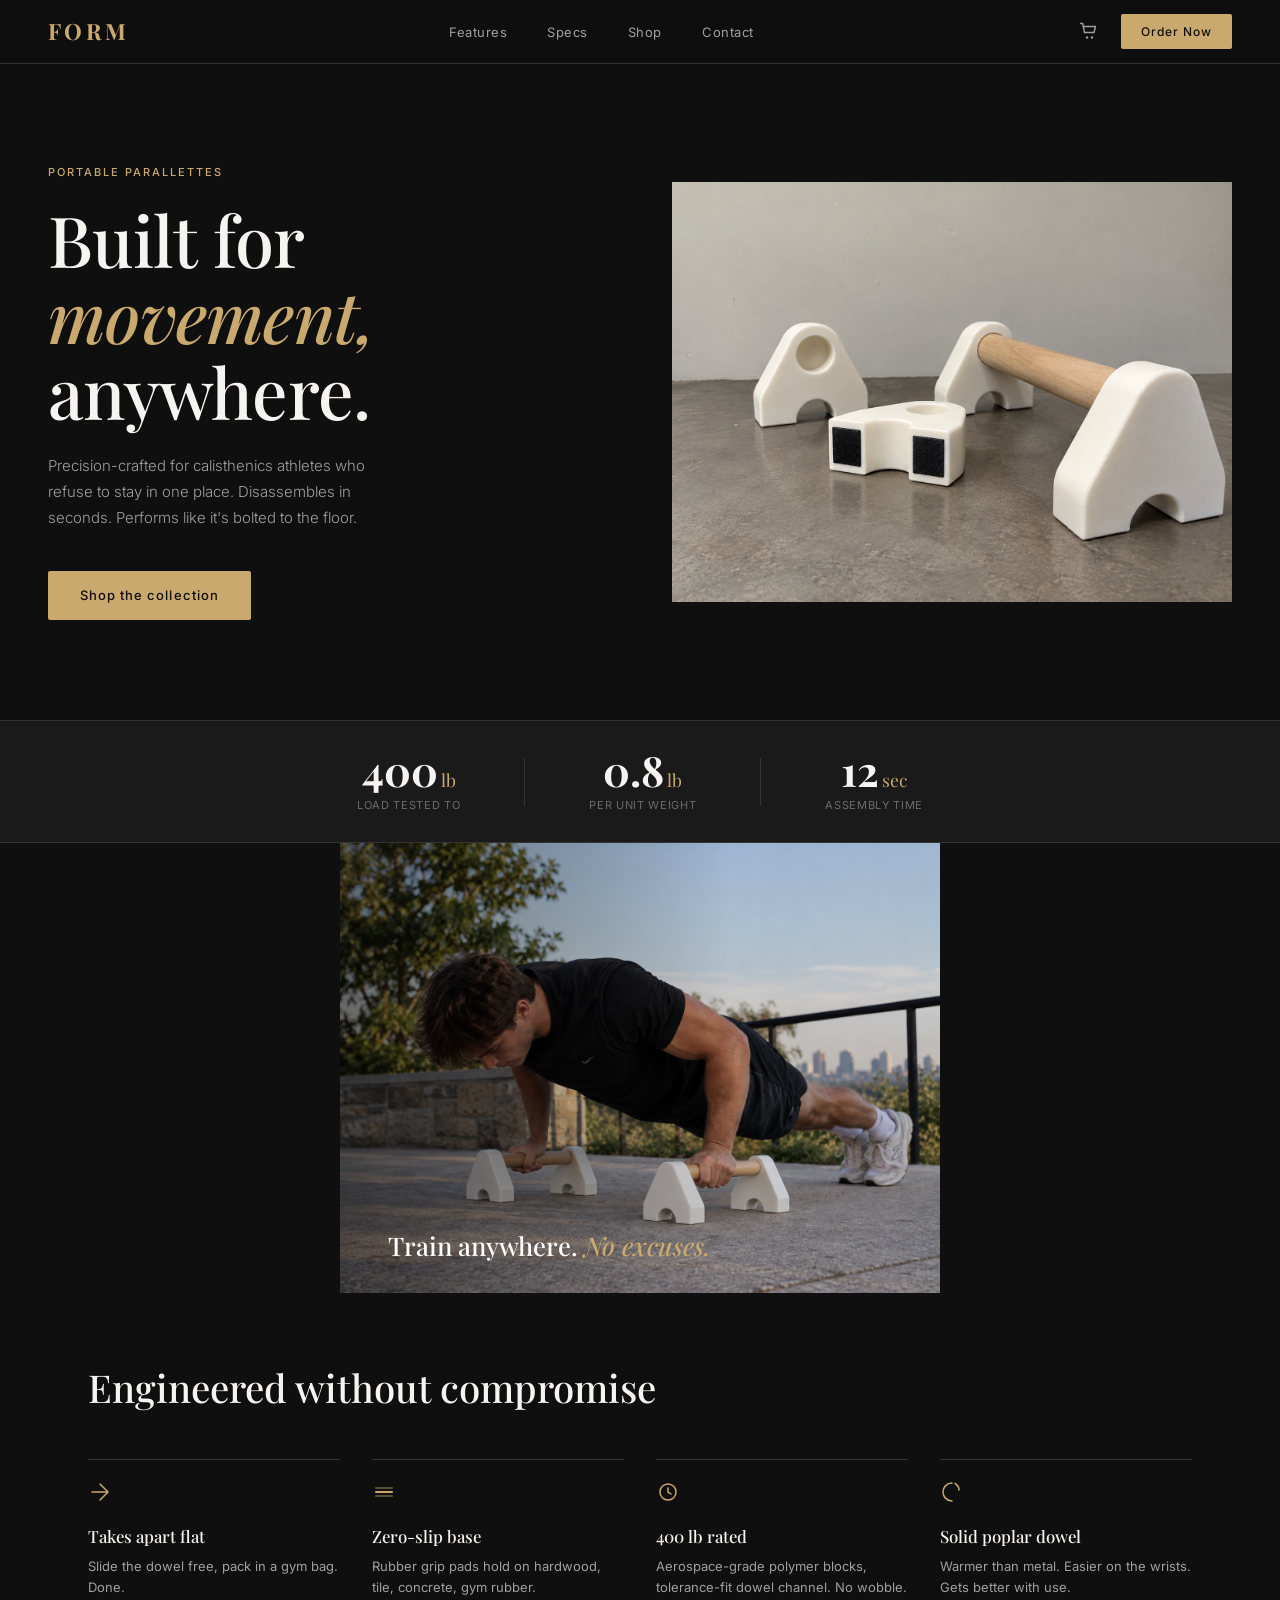
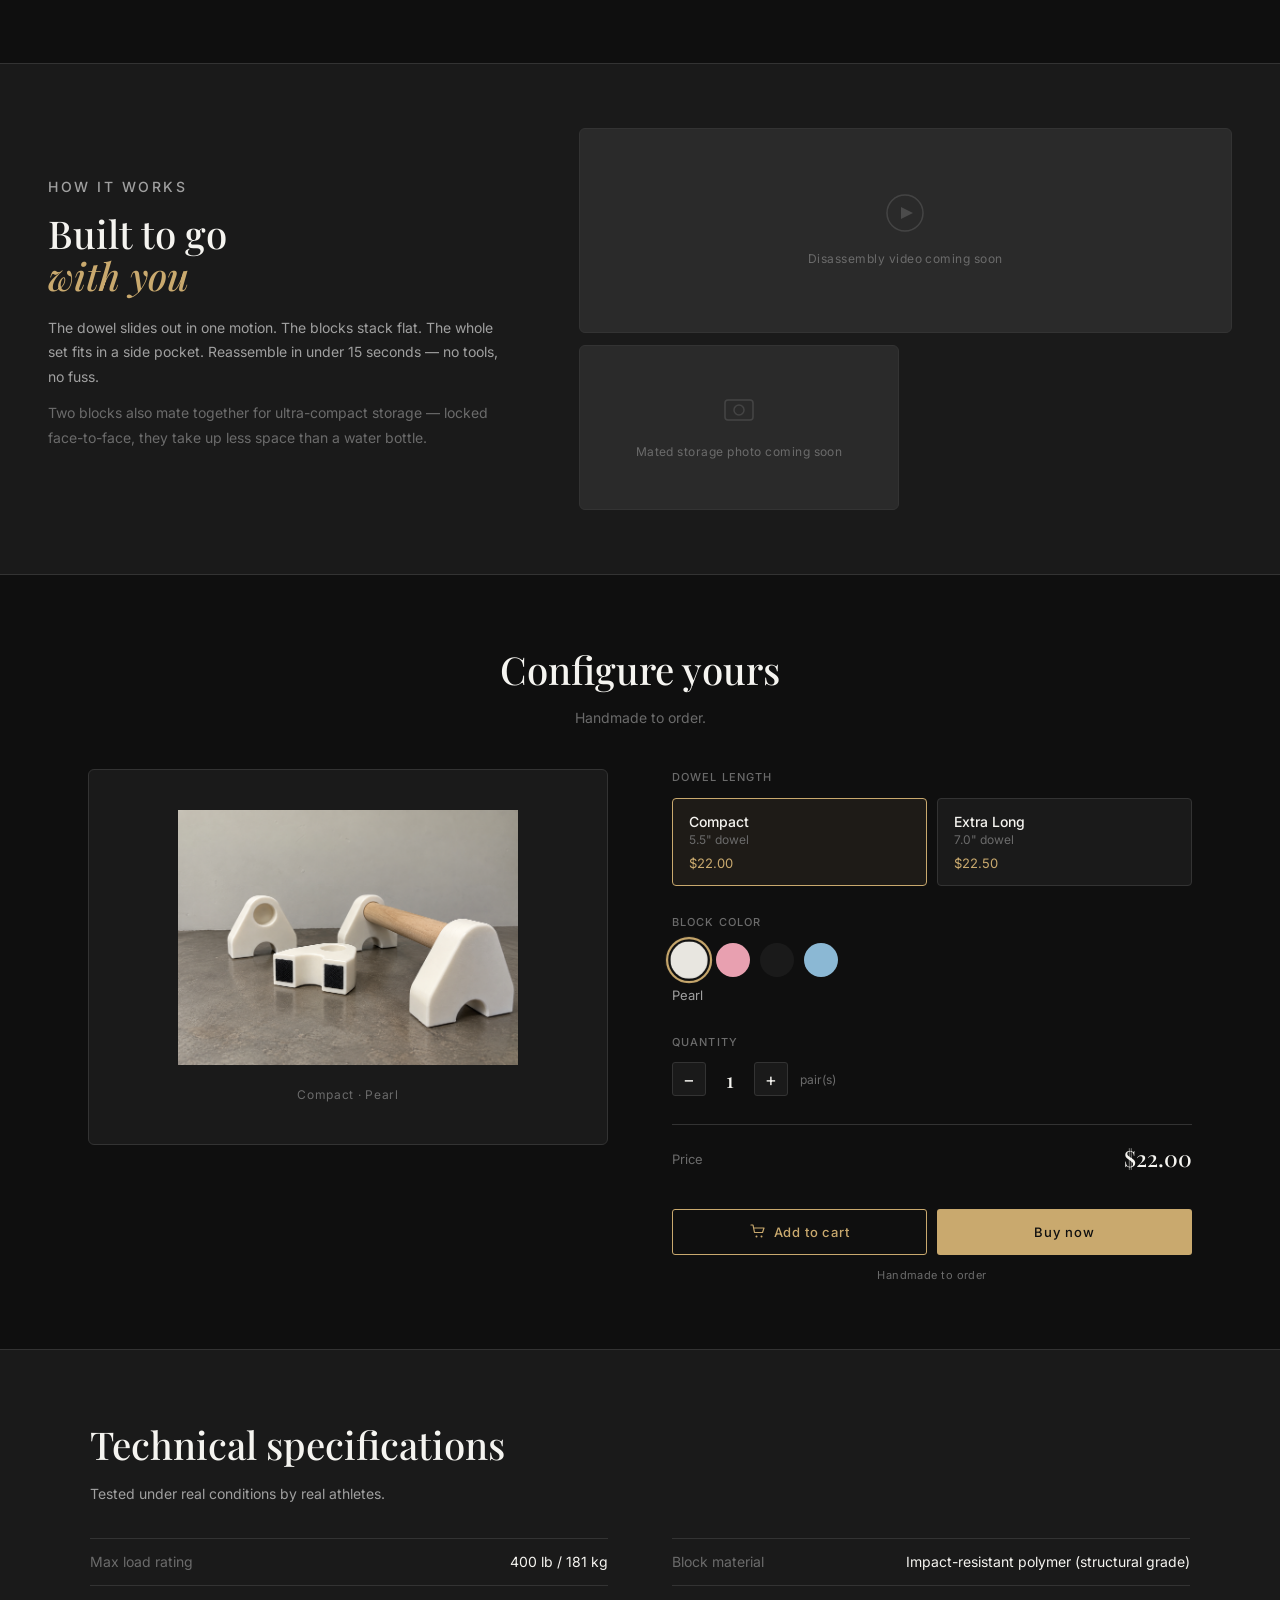
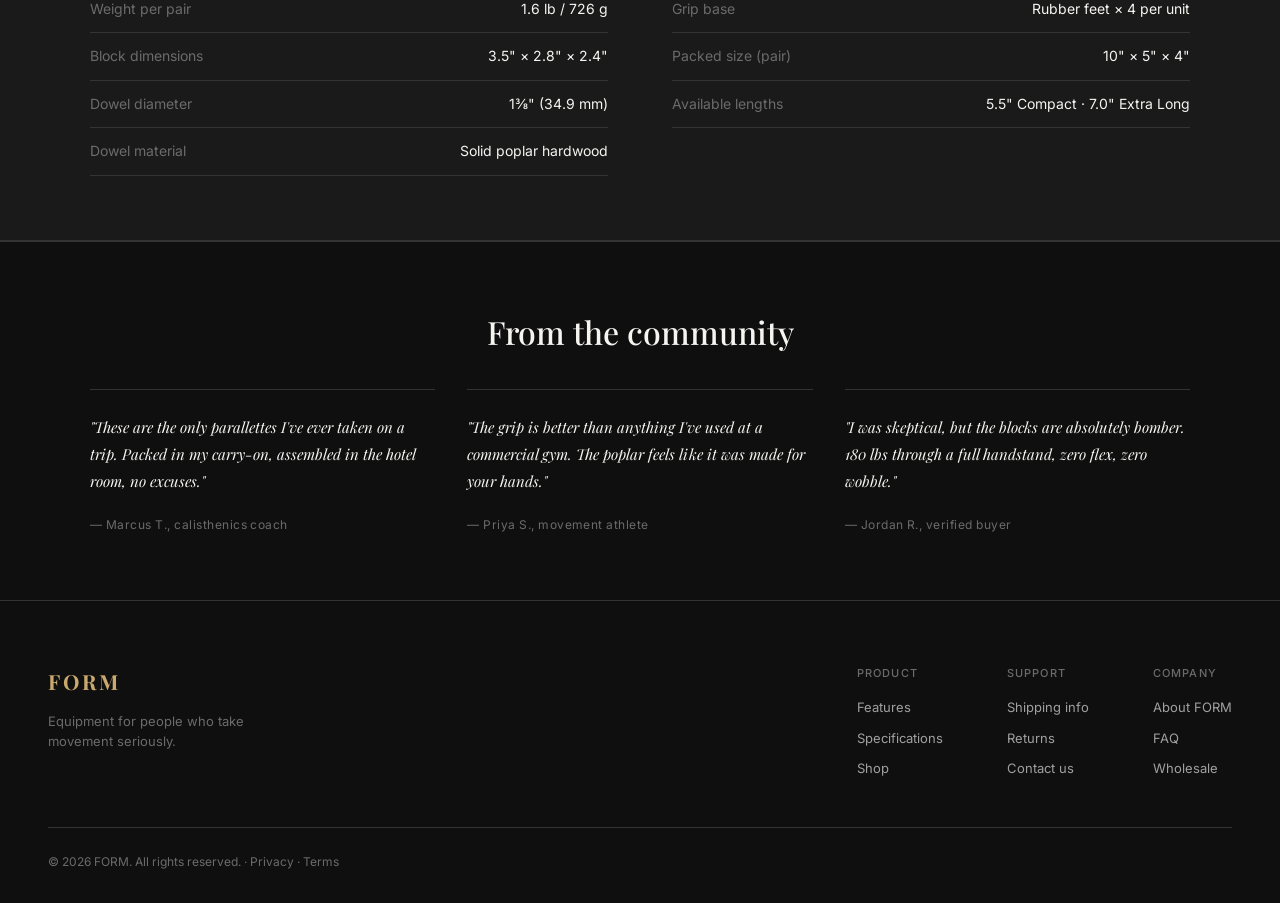
<file: index.html>
<!DOCTYPE html>
<html lang="en">
<head>
  <meta charset="UTF-8">
  <meta name="viewport" content="width=device-width, initial-scale=1.0">
  <title>FORM — Portable Parallettes</title>
  <link rel="stylesheet" href="css/style.css?v=9">
  <link rel="preconnect" href="https://fonts.googleapis.com">
  <link href="https://fonts.googleapis.com/css2?family=Playfair+Display:ital,wght@0,400;0,500;0,700;1,400&family=Inter:wght@300;400;500&display=swap" rel="stylesheet">
</head>
<body>

  <!-- PROMO TOAST -->
  <div class="promo-toast" id="promo-toast">
    <div class="promo-toast-inner">
      <div class="promo-toast-text">
        <strong>10% off your first order</strong>
        <span>Use code <em>FORM10</em> at checkout</span>
      </div>
      <button class="promo-toast-close" onclick="closePromoToast()">✕</button>
    </div>
  </div>

  <!-- NAV -->
  <nav class="nav">
    <a href="index.html" class="nav-logo">FORM</a>
    <ul class="nav-links">
      <li><a href="#features">Features</a></li>
      <li><a href="#specs">Specs</a></li>
      <li><a href="#shop">Shop</a></li>
      <li><a href="contact.html">Contact</a></li>
    </ul>
    <div class="nav-right">
      <button class="nav-cart-btn" onclick="openCheckout()" id="nav-cart-btn" aria-label="Open cart">
        <svg width="20" height="20" viewBox="0 0 20 20" fill="none"><path d="M1.5 1.5h2.2l1.8 9h9.5l1.5-6H5.2" stroke="currentColor" stroke-width="1.4" stroke-linecap="round" stroke-linejoin="round"/><circle cx="8" cy="15.5" r="1.2" fill="currentColor"/><circle cx="13" cy="15.5" r="1.2" fill="currentColor"/></svg>
        <span class="cart-count" id="cart-count" style="display:none">0</span>
      </button>
      <a href="#shop" class="nav-cta">Order Now</a>
    </div>
  </nav>

  <!-- HERO -->
  <section class="hero">
    <div class="hero-text">
      <p class="hero-eyebrow">Portable parallettes</p>
      <h1 class="hero-headline">Built for<br><em>movement,</em><br>anywhere.</h1>
      <p class="hero-sub">Precision-crafted for calisthenics athletes who refuse to stay in one place. Disassembles in seconds. Performs like it's bolted to the floor.</p>
      <a href="#shop" class="btn-primary">Shop the collection</a>
    </div>
    <div class="hero-image">
      <img src="images/white.png" alt="FORM parallette — Pearl white" class="hero-product">
    </div>
  </section>

  <!-- STATS BAR -->
  <div class="stats-bar">
    <div class="stat">
      <span class="stat-num">400<span class="stat-unit">lb</span></span>
      <span class="stat-label">Load tested to</span>
    </div>
    <div class="stat-divider"></div>
    <div class="stat">
      <span class="stat-num">0.8<span class="stat-unit">lb</span></span>
      <span class="stat-label">Per unit weight</span>
    </div>
    <div class="stat-divider"></div>
    <div class="stat">
      <span class="stat-num">12<span class="stat-unit">sec</span></span>
      <span class="stat-label">Assembly time</span>
    </div>
  </div>

  <!-- LIFESTYLE STRIP -->
  <div class="lifestyle-strip">
    <img src="images/lifestyle-pushup.png" alt="Athlete performing push-up on FORM parallettes">
    <div class="lifestyle-strip-overlay">
      <p class="lifestyle-strip-text">Train anywhere. <em>No excuses.</em></p>
    </div>
  </div>

  <!-- FEATURES -->
  <section class="features" id="features">
    <div class="features-header">
      <h2>Engineered without compromise</h2>
    </div>
    <div class="features-grid">
      <div class="feature-item">
        <div class="feature-icon">
          <svg width="24" height="24" viewBox="0 0 24 24" fill="none"><path d="M4 12h16M12 4l8 8-8 8" stroke="currentColor" stroke-width="1.5" stroke-linecap="round" stroke-linejoin="round"/></svg>
        </div>
        <h3>Takes apart flat</h3>
        <p>Slide the dowel free, pack in a gym bag. Done.</p>
      </div>
      <div class="feature-item">
        <div class="feature-icon">
          <svg width="24" height="24" viewBox="0 0 24 24" fill="none"><rect x="3" y="11" width="18" height="2" rx="1" fill="currentColor"/><rect x="3" y="7" width="18" height="2" rx="1" fill="currentColor" opacity="0.4"/><rect x="3" y="15" width="18" height="2" rx="1" fill="currentColor" opacity="0.4"/></svg>
        </div>
        <h3>Zero-slip base</h3>
        <p>Rubber grip pads hold on hardwood, tile, concrete, gym rubber.</p>
      </div>
      <div class="feature-item">
        <div class="feature-icon">
          <svg width="24" height="24" viewBox="0 0 24 24" fill="none"><circle cx="12" cy="12" r="8" stroke="currentColor" stroke-width="1.5"/><path d="M12 8v4l3 2" stroke="currentColor" stroke-width="1.5" stroke-linecap="round"/></svg>
        </div>
        <h3>400 lb rated</h3>
        <p>Aerospace-grade polymer blocks, tolerance-fit dowel channel. No wobble.</p>
      </div>
      <div class="feature-item">
        <div class="feature-icon">
          <svg width="24" height="24" viewBox="0 0 24 24" fill="none"><path d="M12 3C7.03 3 3 7.03 3 12s4.03 9 9 9" stroke="currentColor" stroke-width="1.5" stroke-linecap="round"/><path d="M15 3.5C17.5 5 19 7.5 19 10" stroke="currentColor" stroke-width="1.5" stroke-linecap="round"/></svg>
        </div>
        <h3>Solid poplar dowel</h3>
        <p>Warmer than metal. Easier on the wrists. Gets better with use.</p>
      </div>
    </div>
  </section>

  <!-- DISASSEMBLY SECTION -->
  <section class="disassembly" id="how-it-works">
    <div class="disassembly-inner">
      <div class="disassembly-text">
        <p class="disassembly-eyebrow">How it works</p>
        <h2>Built to go<br><em>with you</em></h2>
        <p>The dowel slides out in one motion. The blocks stack flat. The whole set fits in a side pocket. Reassemble in under 15 seconds — no tools, no fuss.</p>
        <p class="disassembly-detail">Two blocks also mate together for ultra-compact storage — locked face-to-face, they take up less space than a water bottle.</p>
      </div>
      <div class="disassembly-media">
        <div class="media-slot video-slot">
          <div class="media-placeholder">
            <svg width="40" height="40" viewBox="0 0 40 40" fill="none"><circle cx="20" cy="20" r="18" stroke="currentColor" stroke-width="1.5" opacity="0.4"/><path d="M16 14l12 6-12 6V14z" fill="currentColor" opacity="0.5"/></svg>
            <span>Disassembly video coming soon</span>
          </div>
        </div>
        <div class="media-slot photo-slot">
          <div class="media-placeholder">
            <svg width="32" height="32" viewBox="0 0 32 32" fill="none"><rect x="2" y="6" width="28" height="20" rx="3" stroke="currentColor" stroke-width="1.5" opacity="0.4"/><circle cx="16" cy="16" r="5" stroke="currentColor" stroke-width="1.5" opacity="0.4"/></svg>
            <span>Mated storage photo coming soon</span>
          </div>
        </div>
      </div>
    </div>
  </section>

  <!-- SHOP -->
  <section class="shop" id="shop">
    <div class="shop-inner">
      <div class="shop-header">
        <h2>Configure yours</h2>
        <p>Handmade to order.</p>
      </div>

      <div class="configurator">
        <div class="configurator-preview">
          <img src="images/white.png" alt="Product preview" class="config-img" id="config-preview">
          <div class="config-badge" id="config-badge">Compact · Pearl</div>
        </div>

        <div class="configurator-options">
          <div class="option-group">
            <label class="option-label">Dowel length</label>
            <div class="size-options">
              <button class="size-btn active" data-size="Compact" data-price="22.00" onclick="selectSize(this)">
                <span class="size-name">Compact</span>
                <span class="size-dim">5.5" dowel</span>
                <span class="size-price">$22.00</span>
              </button>
              <button class="size-btn" data-size="Extra Long" data-price="22.50" onclick="selectSize(this)">
                <span class="size-name">Extra Long</span>
                <span class="size-dim">7.0" dowel</span>
                <span class="size-price">$22.50</span>
              </button>
            </div>
          </div>

          <div class="option-group">
            <label class="option-label">Block color</label>
            <div class="color-options">
              <button class="color-btn active" data-color="Pearl" data-img-compact="images/white.png" data-img-long="images/white-long.png" onclick="selectColor(this)" style="--c:#e8e6e0" title="Pearl"></button>
              <button class="color-btn" data-color="Blush" data-img-compact="images/pink.png" data-img-long="images/pink-long.png" onclick="selectColor(this)" style="--c:#e8a0b0" title="Blush"></button>
              <button class="color-btn" data-color="Obsidian" data-img-compact="images/black.png" data-img-long="images/black-long.png" onclick="selectColor(this)" style="--c:#1a1a1a" title="Obsidian"></button>
              <button class="color-btn" data-color="Sky" data-img-compact="images/blue.png" data-img-long="images/blue-long.png" onclick="selectColor(this)" style="--c:#8bb8d4" title="Sky"></button>
            </div>
            <p class="color-name-display" id="color-name-display">Pearl</p>
          </div>

          <div class="option-group">
            <label class="option-label">Quantity</label>
            <div class="qty-control">
              <button class="qty-btn" onclick="changeQty(-1)">−</button>
              <span class="qty-display" id="qty-display">1</span>
              <button class="qty-btn" onclick="changeQty(1)">+</button>
              <span class="qty-note">pair(s)</span>
            </div>
          </div>

          <div class="price-line">
            <span class="price-line-label">Price</span>
            <span class="price-line-val" id="price-line-val">$22.00</span>
          </div>

          <div class="cart-actions">
            <button class="btn-cart" onclick="addToCart()">
              <svg width="16" height="16" viewBox="0 0 16 16" fill="none"><path d="M1 1h2l1.5 7.5h8L14 4H4" stroke="currentColor" stroke-width="1.2" stroke-linecap="round" stroke-linejoin="round"/><circle cx="6.5" cy="12.5" r="1" fill="currentColor"/><circle cx="11.5" cy="12.5" r="1" fill="currentColor"/></svg>
              Add to cart
            </button>
            <button class="btn-checkout" onclick="openCheckout()">Buy now</button>
          </div>
          <p class="shop-note">Handmade to order</p>
        </div>
      </div>
    </div>
  </section>

  <!-- CART TOAST -->
  <div class="cart-toast" id="cart-toast">
    <svg width="16" height="16" viewBox="0 0 16 16" fill="none"><path d="M3 8l3.5 3.5L13 4" stroke="currentColor" stroke-width="1.5" stroke-linecap="round" stroke-linejoin="round"/></svg>
    Added to cart
  </div>

  <!-- SPECS -->
  <section class="specs" id="specs">
    <div class="specs-inner">
      <h2 class="specs-title">Technical specifications</h2>
      <p class="specs-sub">Tested under real conditions by real athletes.</p>
      <div class="specs-columns">
        <div class="specs-col">
          <div class="spec-row"><span class="spec-key">Max load rating</span><span class="spec-val">400 lb / 181 kg</span></div>
          <div class="spec-row"><span class="spec-key">Weight per pair</span><span class="spec-val">1.6 lb / 726 g</span></div>
          <div class="spec-row"><span class="spec-key">Block dimensions</span><span class="spec-val">3.5" × 2.8" × 2.4"</span></div>
          <div class="spec-row"><span class="spec-key">Dowel diameter</span><span class="spec-val">1⅜" (34.9 mm)</span></div>
          <div class="spec-row"><span class="spec-key">Dowel material</span><span class="spec-val">Solid poplar hardwood</span></div>
        </div>
        <div class="specs-col">
          <div class="spec-row"><span class="spec-key">Block material</span><span class="spec-val">Impact-resistant polymer (structural grade)</span></div>
          <div class="spec-row"><span class="spec-key">Grip base</span><span class="spec-val">Rubber feet × 4 per unit</span></div>
          <div class="spec-row"><span class="spec-key">Packed size (pair)</span><span class="spec-val">10" × 5" × 4"</span></div>
          <div class="spec-row"><span class="spec-key">Available lengths</span><span class="spec-val">5.5" Compact · 7.0" Extra Long</span></div>
        </div>
      </div>
    </div>
  </section>

  <!-- TESTIMONIALS -->
  <section class="testimonials">
    <h2>From the community</h2>
    <div class="testimonial-grid">
      <div class="testimonial">
        <p>"These are the only parallettes I've ever taken on a trip. Packed in my carry-on, assembled in the hotel room, no excuses."</p>
        <span class="testimonial-author">— Marcus T., calisthenics coach</span>
      </div>
      <div class="testimonial">
        <p>"The grip is better than anything I've used at a commercial gym. The poplar feels like it was made for your hands."</p>
        <span class="testimonial-author">— Priya S., movement athlete</span>
      </div>
      <div class="testimonial">
        <p>"I was skeptical, but the blocks are absolutely bomber. 180 lbs through a full handstand, zero flex, zero wobble."</p>
        <span class="testimonial-author">— Jordan R., verified buyer</span>
      </div>
    </div>
  </section>

  <!-- FOOTER -->
  <footer class="footer">
    <div class="footer-inner">
      <div class="footer-brand">
        <span class="footer-logo">FORM</span>
        <p>Equipment for people who take movement seriously.</p>
      </div>
      <div class="footer-links">
        <div class="footer-col">
          <h4>Product</h4>
          <a href="#features">Features</a>
          <a href="#specs">Specifications</a>
          <a href="#shop">Shop</a>
        </div>
        <div class="footer-col">
          <h4>Support</h4>
          <a href="shipping.html">Shipping info</a>
          <a href="returns.html">Returns</a>
          <a href="contact.html">Contact us</a>
        </div>
        <div class="footer-col">
          <h4>Company</h4>
          <a href="about.html">About FORM</a>
          <a href="faq.html">FAQ</a>
          <a href="wholesale.html">Wholesale</a>
        </div>
      </div>
    </div>
    <div class="footer-bottom">
      <p>© 2026 FORM. All rights reserved. · <a href="privacy.html" style="color:var(--muted)">Privacy</a> · <a href="terms.html" style="color:var(--muted)">Terms</a></p>
    </div>
  </footer>

  <!-- CHECKOUT MODAL -->
  <div class="modal-overlay" id="modal-overlay" onclick="closeCheckout()">
    <div class="modal checkout-modal" onclick="event.stopPropagation()">
      <button class="modal-close" onclick="closeCheckout()">✕</button>

      <div class="steps-indicator" id="steps-indicator">
        <div class="step-dot active" id="dot-1"><span>1</span></div>
        <div class="step-line"></div>
        <div class="step-dot" id="dot-2"><span>2</span></div>
        <div class="step-line"></div>
        <div class="step-dot" id="dot-3"><span>3</span></div>
      </div>
      <div class="steps-labels">
        <span id="slabel-1" class="slabel active">Cart</span>
        <span id="slabel-2" class="slabel">Shipping</span>
        <span id="slabel-3" class="slabel">Payment</span>
      </div>

      <!-- Step 1: Cart -->
      <div id="step-cart">
        <h3 class="modal-title">Your cart</h3>
        <div class="cart-item" id="cart-item-display">
          <img src="images/white.png" alt="Product" class="cart-item-img" id="cart-item-img">
          <div class="cart-item-info">
            <p class="cart-item-name" id="cart-item-name">Compact · Pearl</p>
            <p class="cart-item-qty" id="cart-item-qty">Qty: 1 pair</p>
            <p class="cart-item-price" id="cart-item-price-display">$22.00</p>
          </div>
        </div>
        <div class="promo-row">
          <input type="text" class="form-input promo-input" placeholder="Promo code (e.g. FORM10)" id="promo-input" style="text-transform:uppercase">
          <button class="promo-btn" onclick="applyPromo()">Apply</button>
        </div>
        <p class="promo-msg" id="promo-msg"></p>
        <div class="cart-summary" style="margin-top:1rem">
          <div class="price-row"><span>Subtotal</span><span id="cs-subtotal">$22.00</span></div>
          <div class="price-row" id="discount-row-cart" style="display:none"><span>Discount</span><span id="cs-discount" style="color:var(--gold)"></span></div>
          <div class="price-row muted-row"><span>Shipping</span><span>Calculated at next step</span></div>
          <div class="price-row price-total"><span>Subtotal</span><span id="cs-total">$22.00</span></div>
        </div>
        <button class="btn-checkout full-btn" onclick="goToStep(2)">Continue to shipping →</button>
      </div>

      <!-- Step 2: Shipping -->
      <div id="step-shipping" style="display:none">
        <button class="modal-back" onclick="goToStep(1)">← Back</button>
        <h3 class="modal-title">Shipping</h3>
        <div class="form-section">
          <div class="form-row">
            <div class="input-wrap"><label class="input-label">First name</label><input type="text" class="form-input" id="f-first" placeholder="Jane"></div>
            <div class="input-wrap"><label class="input-label">Last name</label><input type="text" class="form-input" id="f-last" placeholder="Smith"></div>
          </div>
          <label class="input-label">Email</label>
          <input type="email" class="form-input" id="f-email" placeholder="jane@example.com">
          <label class="input-label">Phone (optional)</label>
          <input type="tel" class="form-input" id="f-phone" placeholder="+1 (555) 000-0000">
          <label class="input-label">Address</label>
          <input type="text" class="form-input" id="f-addr" placeholder="123 Main Street">
          <input type="text" class="form-input" id="f-addr2" placeholder="Apt, suite, floor (optional)">
          <div class="form-row">
            <div class="input-wrap" style="flex:2"><label class="input-label">City</label><input type="text" class="form-input" id="f-city" placeholder="New York"></div>
            <div class="input-wrap" style="flex:1"><label class="input-label">State</label><input type="text" class="form-input" id="f-state" placeholder="NY"></div>
            <div class="input-wrap" style="flex:1"><label class="input-label">ZIP</label><input type="text" class="form-input" id="f-zip" placeholder="10001"></div>
          </div>
        </div>
        <label class="input-label" style="margin-bottom:.5rem">Shipping method</label>
        <div class="shipping-options">
          <label class="shipping-option active-option" id="ship-standard" onclick="selectShipping(this, 6, 'Standard')">
            <span class="ship-radio active-radio"></span>
            <div class="ship-info"><span class="ship-label">Standard shipping</span><span class="ship-detail">5–7 business days</span></div>
            <span class="ship-price">$6.00</span>
          </label>
          <label class="shipping-option" id="ship-express" onclick="selectShipping(this, 14, 'Express')">
            <span class="ship-radio"></span>
            <div class="ship-info"><span class="ship-label">Express shipping</span><span class="ship-detail">2–3 business days</span></div>
            <span class="ship-price">$14.00</span>
          </label>
        </div>
        <button class="btn-checkout full-btn" style="margin-top:1rem" onclick="goToStep(3)">Continue to payment →</button>
      </div>

      <!-- Step 3: Payment -->
      <div id="step-payment" style="display:none">
        <button class="modal-back" onclick="goToStep(2)">← Back</button>
        <h3 class="modal-title">Payment</h3>
        <div class="secure-row">
          <svg width="12" height="14" viewBox="0 0 12 14" fill="none"><path d="M6 1L1 3.5V7c0 3 2.5 5.5 5 6 2.5-.5 5-3 5-6V3.5L6 1z" stroke="currentColor" stroke-width="1.1" stroke-linejoin="round"/></svg>
          <span>Secure checkout — 256-bit SSL encrypted</span>
          <div class="card-icons">
            <span class="card-icon">VISA</span>
            <span class="card-icon">MC</span>
            <span class="card-icon">AMEX</span>
          </div>
        </div>

        <div class="pay-section-label">Card information</div>
        <div class="card-field-group">
          <input type="text" class="form-input card-num-input" id="f-card" placeholder="1234 5678 9012 3456" maxlength="19" oninput="formatCard(this)">
          <div class="card-row-two">
            <input type="text" class="form-input" id="f-exp" placeholder="MM / YY" maxlength="7" oninput="formatExp(this)">
            <input type="text" class="form-input" id="f-cvv" placeholder="CVV" maxlength="4">
          </div>
        </div>

        <div class="pay-section-label">Cardholder name</div>
        <input type="text" class="form-input" id="f-cardname" placeholder="Jane Smith">

        <div class="pay-section-label">Billing address</div>
        <div class="billing-same">
          <input type="checkbox" id="same-as-shipping" checked onchange="toggleBilling()">
          <label for="same-as-shipping">Same as shipping address</label>
        </div>
        <div id="billing-fields" style="display:none">
          <input type="text" class="form-input" id="f-baddr" placeholder="Billing street address">
          <div class="form-row">
            <input type="text" class="form-input" id="f-bcity" placeholder="City">
            <input type="text" class="form-input" style="max-width:72px" id="f-bstate" placeholder="ST">
            <input type="text" class="form-input" style="max-width:90px" id="f-bzip" placeholder="ZIP">
          </div>
        </div>

        <div class="order-summary-box">
          <div class="order-summary-title">Order summary</div>
          <div class="price-row"><span id="pay-item-label">1× Compact · Pearl</span><span id="pay-subtotal">$22.00</span></div>
          <div class="price-row" id="pay-discount-row" style="display:none"><span>Discount</span><span id="pay-discount" style="color:var(--gold)"></span></div>
          <div class="price-row"><span id="pay-ship-label">Standard shipping</span><span id="pay-shipping">$6.00</span></div>
          <div class="price-row price-total"><span>Total</span><span id="modal-total-display">$28.00</span></div>
        </div>

        <button class="btn-pay" onclick="submitOrder()">
          <svg width="16" height="16" viewBox="0 0 16 16" fill="none"><path d="M2 8l4 4 8-8" stroke="currentColor" stroke-width="1.5" stroke-linecap="round" stroke-linejoin="round"/></svg>
          Pay <span id="btn-total">$28.00</span>
        </button>
        <p class="modal-note">Demo store — no real charges made.</p>
      </div>
    </div>
  </div>

  <!-- SUCCESS -->
  <div class="modal-overlay" id="success-overlay" style="display:none">
    <div class="modal success-modal">
      <div class="success-icon">✓</div>
      <h3>Order confirmed</h3>
      <p>Thank you! A confirmation with tracking info is on its way to your inbox.</p>
      <button class="btn-checkout" onclick="closeSuccess()" style="width:100%;margin-top:1.5rem">Back to shop</button>
    </div>
  </div>

  <script src="js/main.js?v=9"></script>
</body>
</html>
</file>
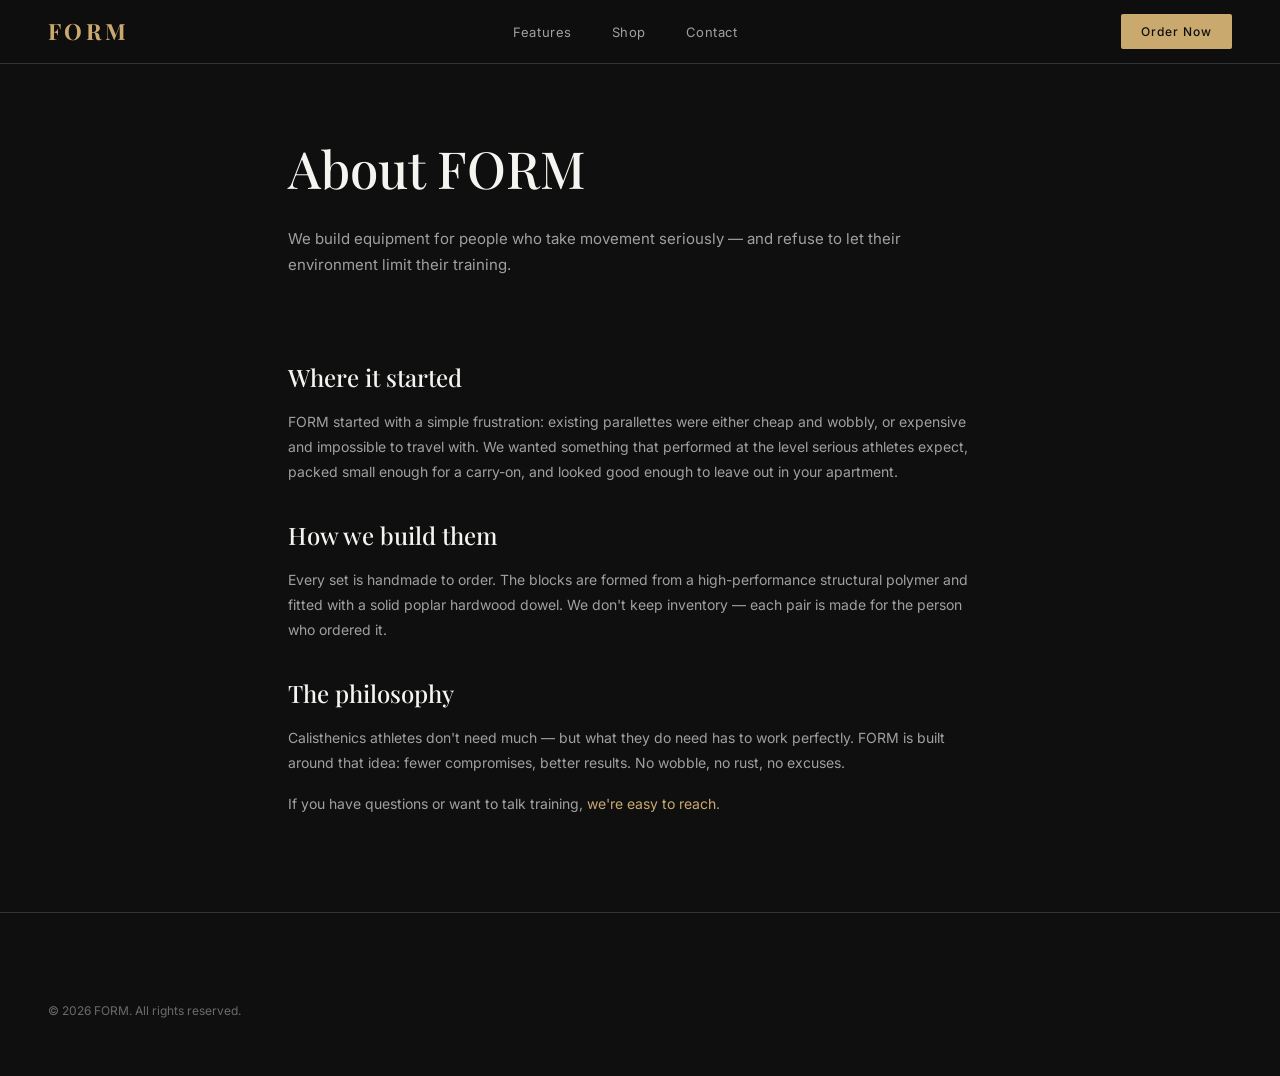
<file: about.html>
<!DOCTYPE html>
<html lang="en">
<head>
  <meta charset="UTF-8"><meta name="viewport" content="width=device-width, initial-scale=1.0">
  <title>About — FORM</title>
  <link rel="stylesheet" href="css/style.css?v=9">
  <link rel="preconnect" href="https://fonts.googleapis.com">
  <link href="https://fonts.googleapis.com/css2?family=Playfair+Display:ital,wght@0,400;0,500;0,700;1,400&family=Inter:wght@300;400;500&display=swap" rel="stylesheet">
</head>
<body>
<nav class="nav"><a href="index.html" class="nav-logo">FORM</a><ul class="nav-links"><li><a href="index.html#features">Features</a></li><li><a href="index.html#shop">Shop</a></li><li><a href="contact.html">Contact</a></li></ul><a href="index.html#shop" class="nav-cta">Order Now</a></nav>
<div class="page-hero"><h1>About FORM</h1><p>We build equipment for people who take movement seriously — and refuse to let their environment limit their training.</p></div>
<div class="page-content">
  <h2>Where it started</h2>
  <p>FORM started with a simple frustration: existing parallettes were either cheap and wobbly, or expensive and impossible to travel with. We wanted something that performed at the level serious athletes expect, packed small enough for a carry-on, and looked good enough to leave out in your apartment.</p>
  <h2>How we build them</h2>
  <p>Every set is handmade to order. The blocks are formed from a high-performance structural polymer and fitted with a solid poplar hardwood dowel. We don't keep inventory — each pair is made for the person who ordered it.</p>
  <h2>The philosophy</h2>
  <p>Calisthenics athletes don't need much — but what they do need has to work perfectly. FORM is built around that idea: fewer compromises, better results. No wobble, no rust, no excuses.</p>
  <p>If you have questions or want to talk training, <a href="contact.html" style="color:var(--gold)">we're easy to reach</a>.</p>
</div>
<footer class="footer"><div class="footer-bottom" style="max-width:1200px;margin:0 auto;padding:1.5rem 0"><p style="font-size:12px;color:var(--muted)">© 2026 FORM. All rights reserved.</p></div></footer>
</body>
</html>
</file>
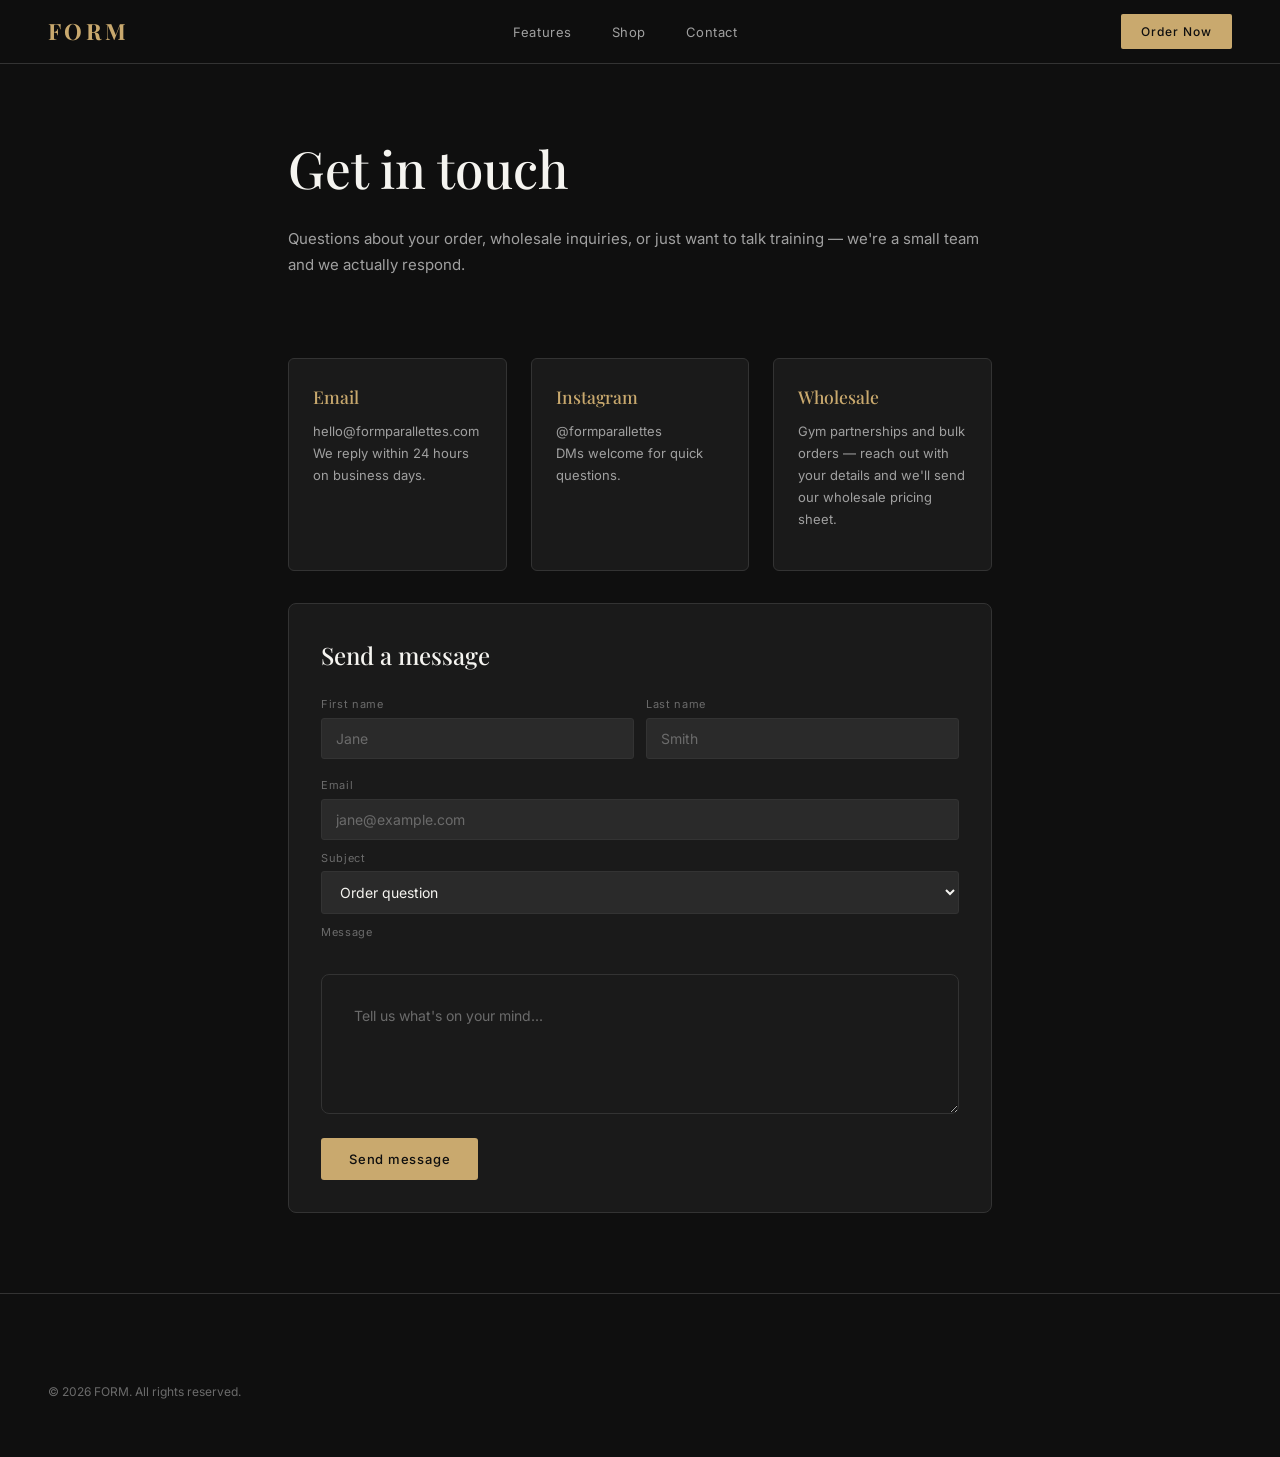
<file: contact.html>
<!DOCTYPE html>
<html lang="en">
<head>
  <meta charset="UTF-8">
  <meta name="viewport" content="width=device-width, initial-scale=1.0">
  <title>Contact — FORM</title>
  <link rel="stylesheet" href="css/style.css?v=9">
  <link rel="preconnect" href="https://fonts.googleapis.com">
  <link href="https://fonts.googleapis.com/css2?family=Playfair+Display:ital,wght@0,400;0,500;0,700;1,400&family=Inter:wght@300;400;500&display=swap" rel="stylesheet">
</head>
<body>
<nav class="nav">
  <a href="index.html" class="nav-logo">FORM</a>
  <ul class="nav-links"><li><a href="index.html#features">Features</a></li><li><a href="index.html#shop">Shop</a></li><li><a href="contact.html">Contact</a></li></ul>
  <a href="index.html#shop" class="nav-cta">Order Now</a>
</nav>
<div class="page-hero">
  <h1>Get in touch</h1>
  <p>Questions about your order, wholesale inquiries, or just want to talk training — we're a small team and we actually respond.</p>
</div>
<div class="page-content">
  <div class="info-grid">
    <div class="info-card">
      <h3>Email</h3>
      <p>hello@formparallettes.com<br>We reply within 24 hours on business days.</p>
    </div>
    <div class="info-card">
      <h3>Instagram</h3>
      <p>@formparallettes<br>DMs welcome for quick questions.</p>
    </div>
    <div class="info-card">
      <h3>Wholesale</h3>
      <p>Gym partnerships and bulk orders — reach out with your details and we'll send our wholesale pricing sheet.</p>
    </div>
  </div>
  <div class="contact-form">
    <h2 style="margin-top:0">Send a message</h2>
    <div style="display:grid;grid-template-columns:1fr 1fr;gap:12px">
      <div><label class="input-label">First name</label><input type="text" class="form-input" placeholder="Jane"></div>
      <div><label class="input-label">Last name</label><input type="text" class="form-input" placeholder="Smith"></div>
    </div>
    <label class="input-label">Email</label>
    <input type="email" class="form-input" placeholder="jane@example.com">
    <label class="input-label">Subject</label>
    <select class="form-input">
      <option>Order question</option>
      <option>Wholesale / gym partnership</option>
      <option>Returns or exchanges</option>
      <option>General question</option>
    </select>
    <label class="input-label">Message</label>
    <textarea class="form-input contact-form" placeholder="Tell us what's on your mind..." style="min-height:140px;resize:vertical"></textarea>
    <button class="submit-btn" onclick="this.textContent='Sent!';this.style.background='#4caf7d'">Send message</button>
  </div>
</div>
<footer class="footer"><div class="footer-bottom" style="max-width:1200px;margin:0 auto;padding:1.5rem 0"><p style="font-size:12px;color:var(--muted)">© 2026 FORM. All rights reserved.</p></div></footer>
</body>
</html>
</file>
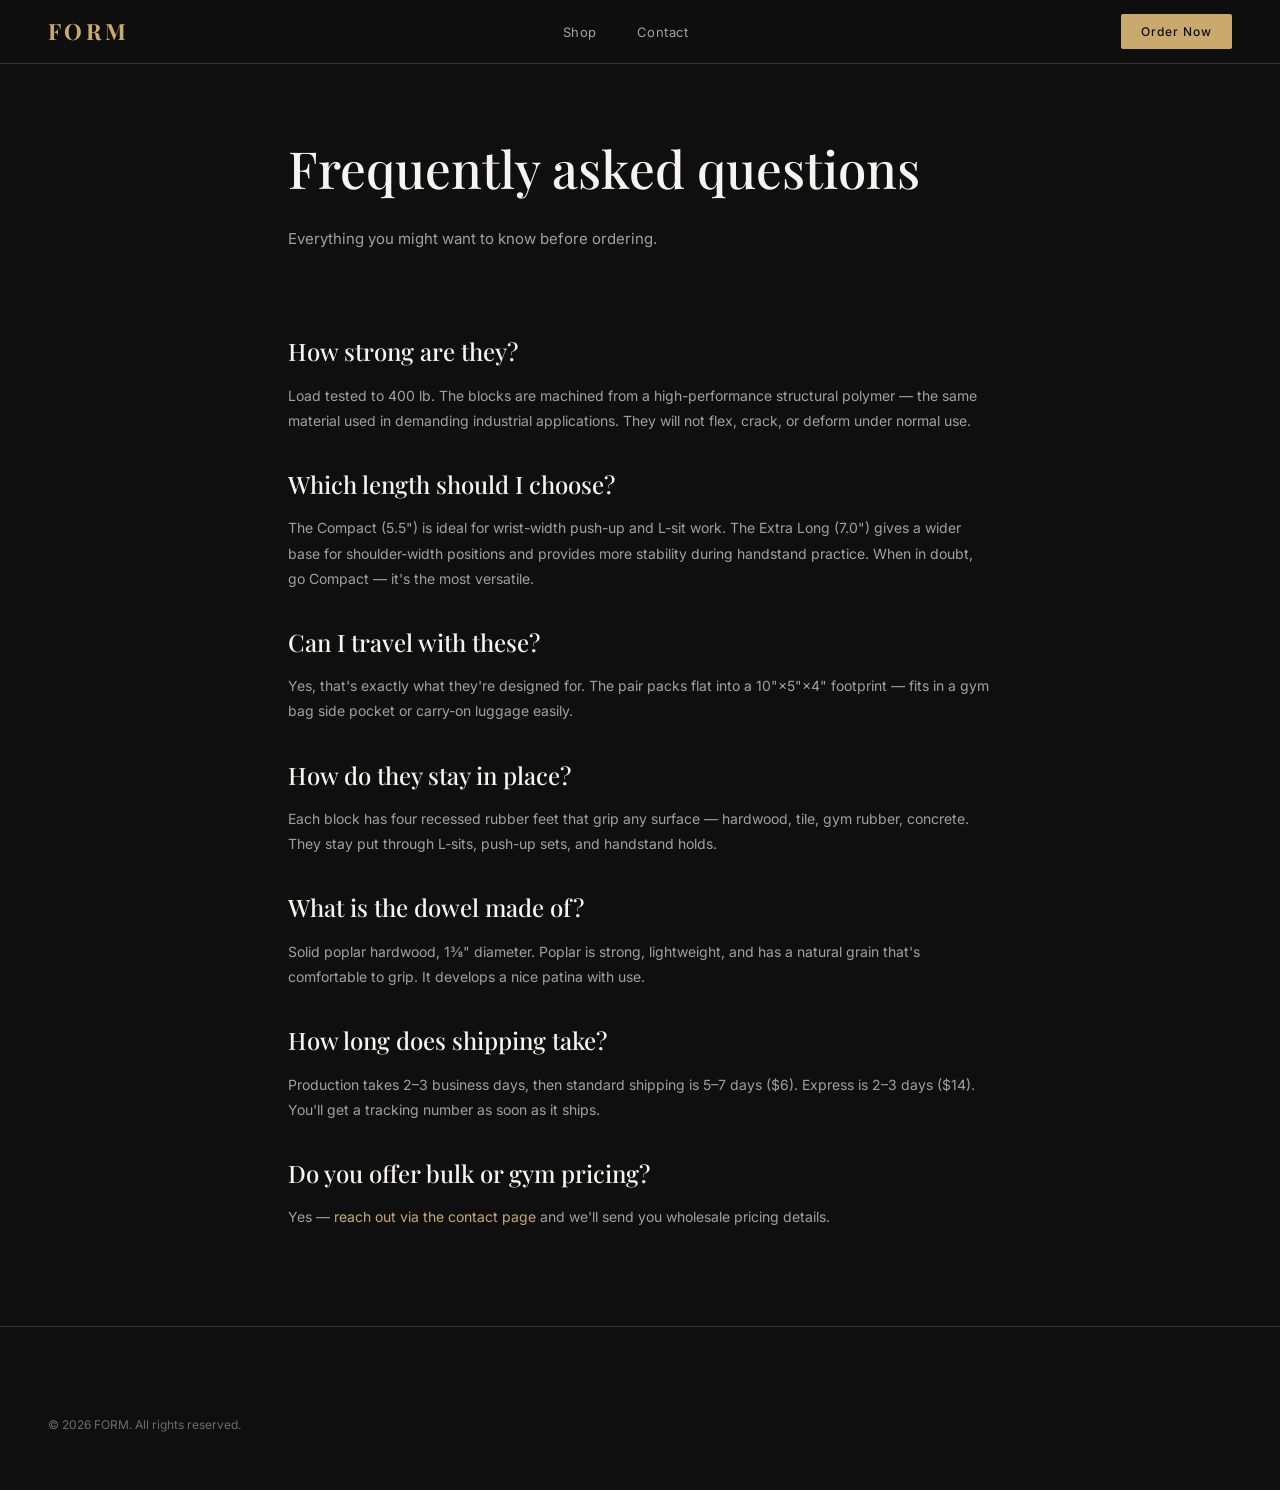
<file: faq.html>
<!DOCTYPE html>
<html lang="en">
<head>
  <meta charset="UTF-8"><meta name="viewport" content="width=device-width, initial-scale=1.0">
  <title>FAQ — FORM</title>
  <link rel="stylesheet" href="css/style.css?v=9">
  <link rel="preconnect" href="https://fonts.googleapis.com">
  <link href="https://fonts.googleapis.com/css2?family=Playfair+Display:ital,wght@0,400;0,500;0,700;1,400&family=Inter:wght@300;400;500&display=swap" rel="stylesheet">
</head>
<body>
<nav class="nav"><a href="index.html" class="nav-logo">FORM</a><ul class="nav-links"><li><a href="index.html#shop">Shop</a></li><li><a href="contact.html">Contact</a></li></ul><a href="index.html#shop" class="nav-cta">Order Now</a></nav>
<div class="page-hero"><h1>Frequently asked questions</h1><p>Everything you might want to know before ordering.</p></div>
<div class="page-content">
  <h2>How strong are they?</h2>
  <p>Load tested to 400 lb. The blocks are machined from a high-performance structural polymer — the same material used in demanding industrial applications. They will not flex, crack, or deform under normal use.</p>
  <h2>Which length should I choose?</h2>
  <p>The Compact (5.5") is ideal for wrist-width push-up and L-sit work. The Extra Long (7.0") gives a wider base for shoulder-width positions and provides more stability during handstand practice. When in doubt, go Compact — it's the most versatile.</p>
  <h2>Can I travel with these?</h2>
  <p>Yes, that's exactly what they're designed for. The pair packs flat into a 10"×5"×4" footprint — fits in a gym bag side pocket or carry-on luggage easily.</p>
  <h2>How do they stay in place?</h2>
  <p>Each block has four recessed rubber feet that grip any surface — hardwood, tile, gym rubber, concrete. They stay put through L-sits, push-up sets, and handstand holds.</p>
  <h2>What is the dowel made of?</h2>
  <p>Solid poplar hardwood, 1⅜" diameter. Poplar is strong, lightweight, and has a natural grain that's comfortable to grip. It develops a nice patina with use.</p>
  <h2>How long does shipping take?</h2>
  <p>Production takes 2–3 business days, then standard shipping is 5–7 days ($6). Express is 2–3 days ($14). You'll get a tracking number as soon as it ships.</p>
  <h2>Do you offer bulk or gym pricing?</h2>
  <p>Yes — <a href="contact.html" style="color:var(--gold)">reach out via the contact page</a> and we'll send you wholesale pricing details.</p>
</div>
<footer class="footer"><div class="footer-bottom" style="max-width:1200px;margin:0 auto;padding:1.5rem 0"><p style="font-size:12px;color:var(--muted)">© 2026 FORM. All rights reserved.</p></div></footer>
</body>
</html>
</file>
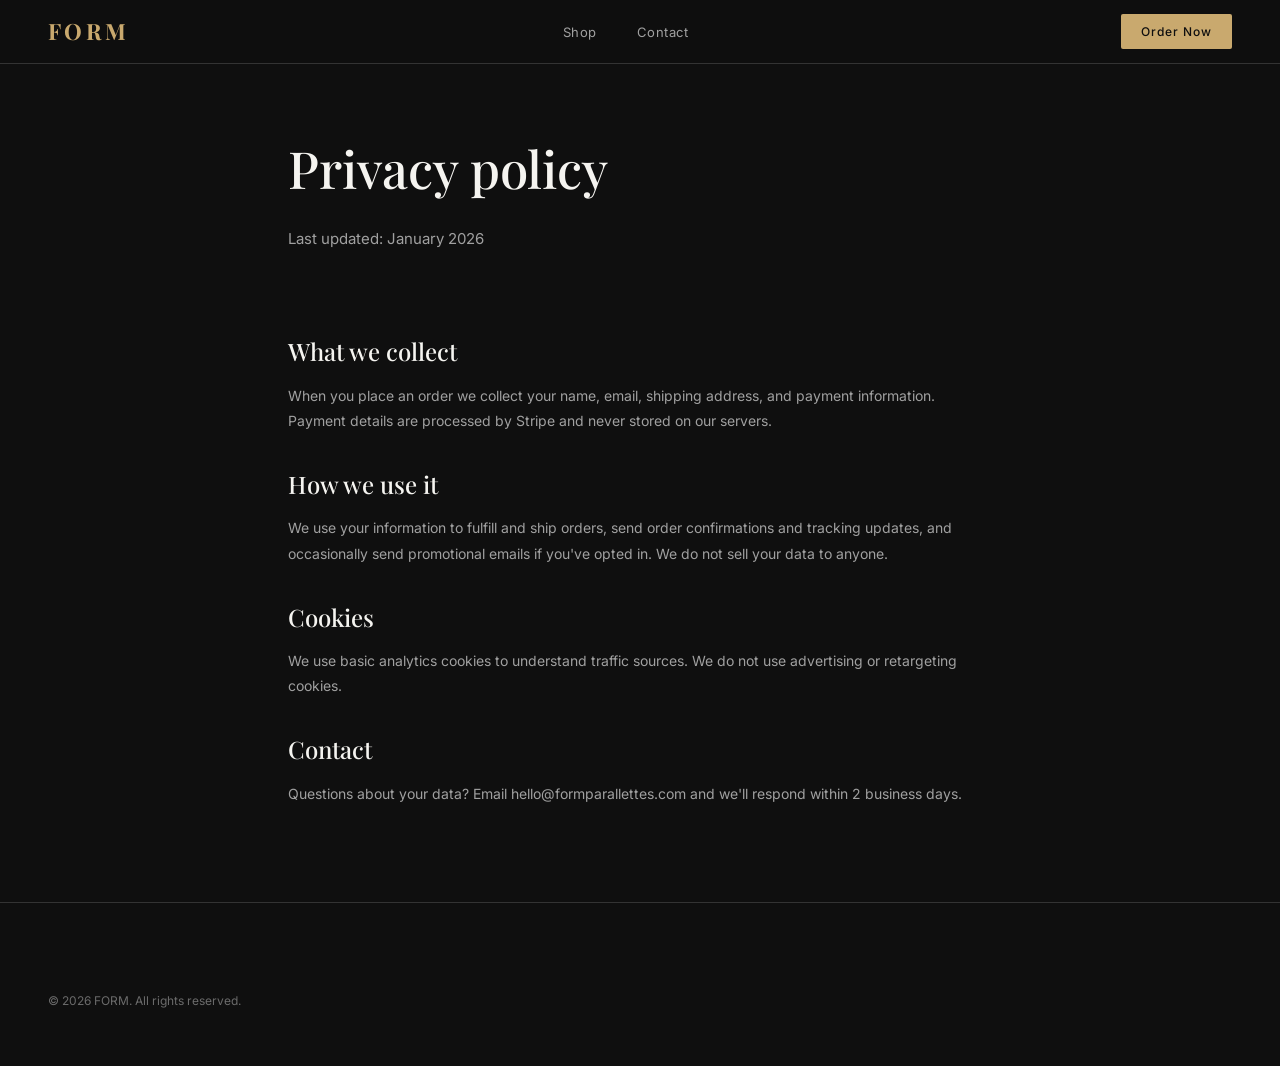
<file: privacy.html>
<!DOCTYPE html>
<html lang="en">
<head>
  <meta charset="UTF-8"><meta name="viewport" content="width=device-width, initial-scale=1.0">
  <title>Privacy Policy — FORM</title>
  <link rel="stylesheet" href="css/style.css?v=9">
  <link rel="preconnect" href="https://fonts.googleapis.com">
  <link href="https://fonts.googleapis.com/css2?family=Playfair+Display:ital,wght@0,400;0,500;0,700;1,400&family=Inter:wght@300;400;500&display=swap" rel="stylesheet">
</head>
<body>
<nav class="nav"><a href="index.html" class="nav-logo">FORM</a><ul class="nav-links"><li><a href="index.html#shop">Shop</a></li><li><a href="contact.html">Contact</a></li></ul><a href="index.html#shop" class="nav-cta">Order Now</a></nav>
<div class="page-hero"><h1>Privacy policy</h1><p>Last updated: January 2026</p></div>
<div class="page-content">
  <h2>What we collect</h2>
  <p>When you place an order we collect your name, email, shipping address, and payment information. Payment details are processed by Stripe and never stored on our servers.</p>
  <h2>How we use it</h2>
  <p>We use your information to fulfill and ship orders, send order confirmations and tracking updates, and occasionally send promotional emails if you've opted in. We do not sell your data to anyone.</p>
  <h2>Cookies</h2>
  <p>We use basic analytics cookies to understand traffic sources. We do not use advertising or retargeting cookies.</p>
  <h2>Contact</h2>
  <p>Questions about your data? Email hello@formparallettes.com and we'll respond within 2 business days.</p>
</div>
<footer class="footer"><div class="footer-bottom" style="max-width:1200px;margin:0 auto;padding:1.5rem 0"><p style="font-size:12px;color:var(--muted)">© 2026 FORM. All rights reserved.</p></div></footer>
</body>
</html>
</file>
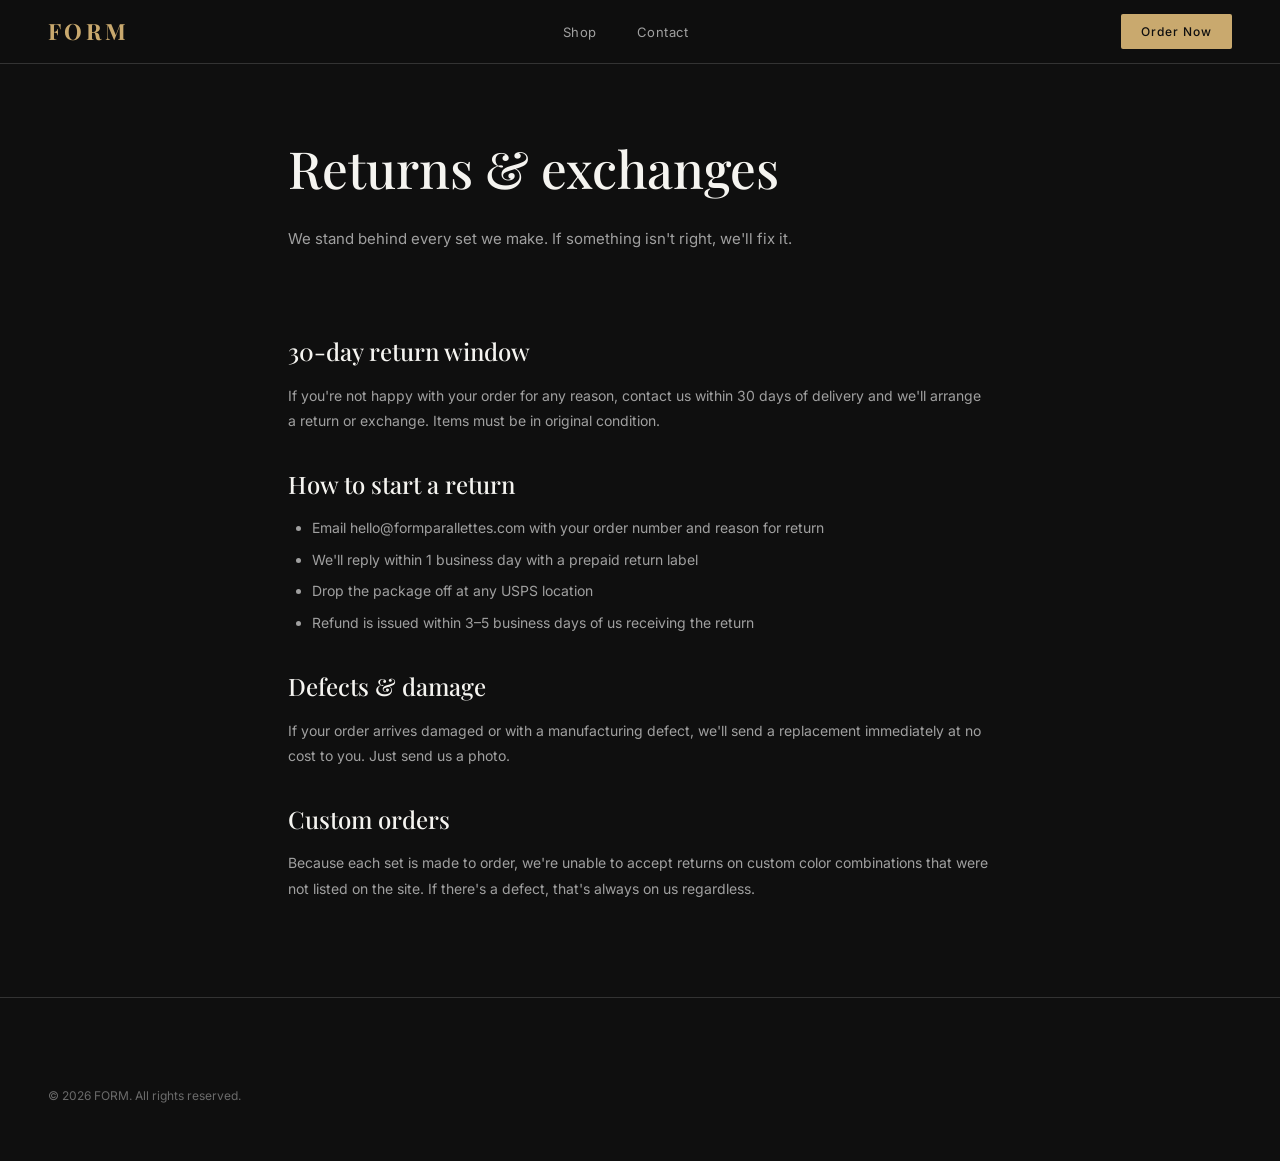
<file: returns.html>
<!DOCTYPE html>
<html lang="en">
<head>
  <meta charset="UTF-8"><meta name="viewport" content="width=device-width, initial-scale=1.0">
  <title>Returns — FORM</title>
  <link rel="stylesheet" href="css/style.css?v=9">
  <link rel="preconnect" href="https://fonts.googleapis.com">
  <link href="https://fonts.googleapis.com/css2?family=Playfair+Display:ital,wght@0,400;0,500;0,700;1,400&family=Inter:wght@300;400;500&display=swap" rel="stylesheet">
</head>
<body>
<nav class="nav"><a href="index.html" class="nav-logo">FORM</a><ul class="nav-links"><li><a href="index.html#shop">Shop</a></li><li><a href="contact.html">Contact</a></li></ul><a href="index.html#shop" class="nav-cta">Order Now</a></nav>
<div class="page-hero"><h1>Returns &amp; exchanges</h1><p>We stand behind every set we make. If something isn't right, we'll fix it.</p></div>
<div class="page-content">
  <h2>30-day return window</h2>
  <p>If you're not happy with your order for any reason, contact us within 30 days of delivery and we'll arrange a return or exchange. Items must be in original condition.</p>
  <h2>How to start a return</h2>
  <ul>
    <li>Email hello@formparallettes.com with your order number and reason for return</li>
    <li>We'll reply within 1 business day with a prepaid return label</li>
    <li>Drop the package off at any USPS location</li>
    <li>Refund is issued within 3–5 business days of us receiving the return</li>
  </ul>
  <h2>Defects &amp; damage</h2>
  <p>If your order arrives damaged or with a manufacturing defect, we'll send a replacement immediately at no cost to you. Just send us a photo.</p>
  <h2>Custom orders</h2>
  <p>Because each set is made to order, we're unable to accept returns on custom color combinations that were not listed on the site. If there's a defect, that's always on us regardless.</p>
</div>
<footer class="footer"><div class="footer-bottom" style="max-width:1200px;margin:0 auto;padding:1.5rem 0"><p style="font-size:12px;color:var(--muted)">© 2026 FORM. All rights reserved.</p></div></footer>
</body>
</html>
</file>
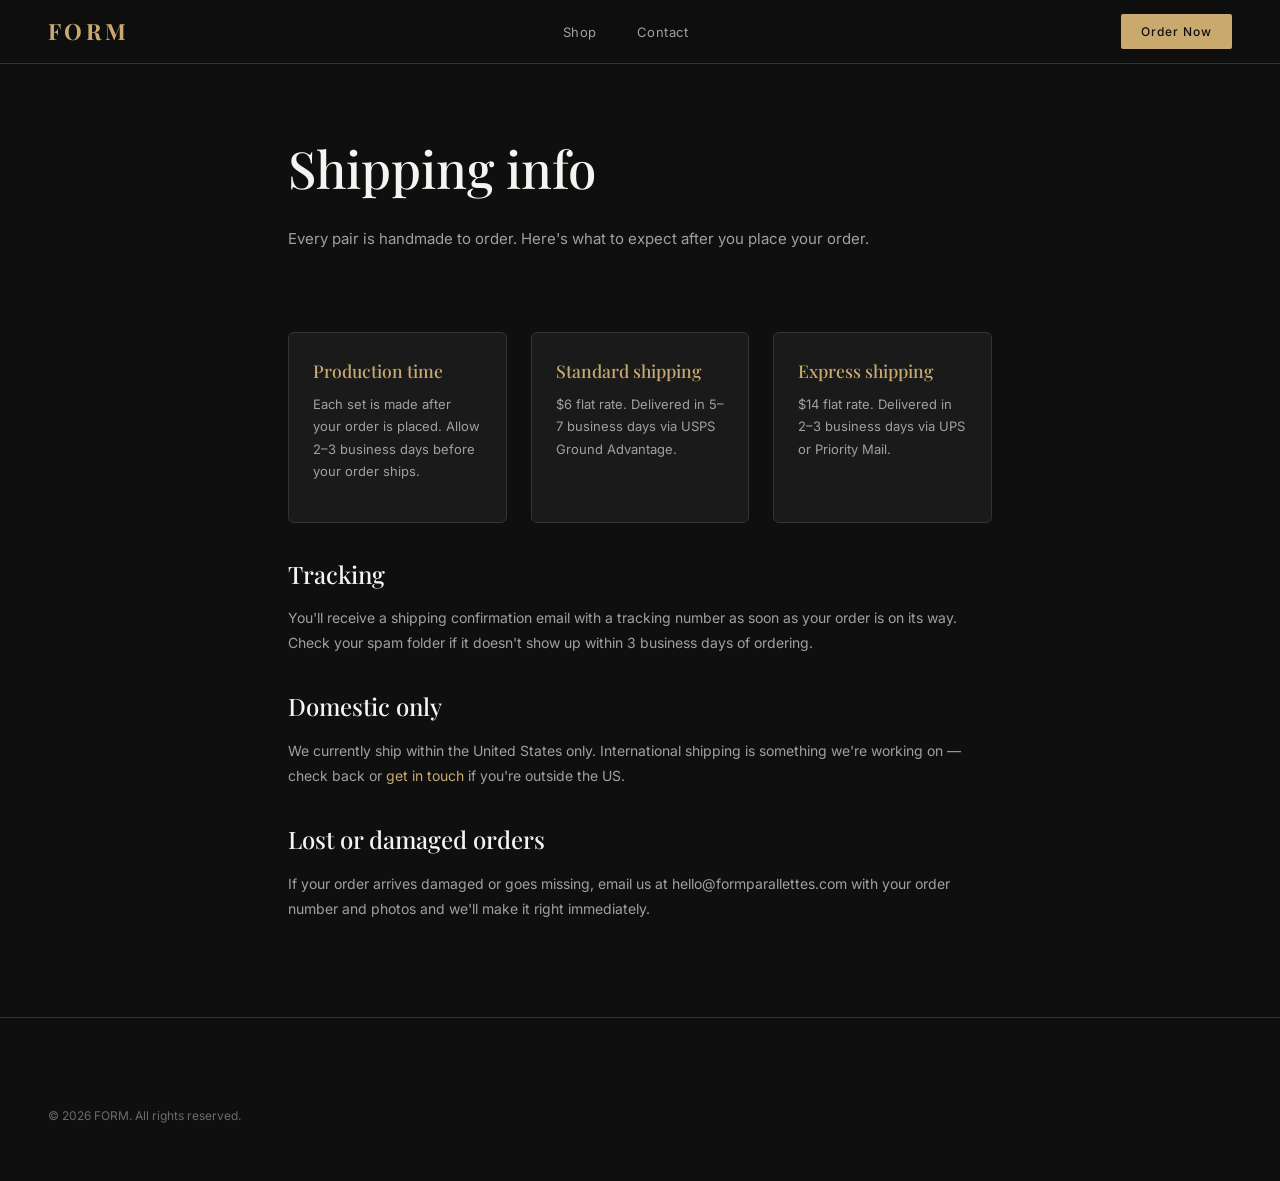
<file: shipping.html>
<!DOCTYPE html>
<html lang="en">
<head>
  <meta charset="UTF-8"><meta name="viewport" content="width=device-width, initial-scale=1.0">
  <title>Shipping — FORM</title>
  <link rel="stylesheet" href="css/style.css?v=9">
  <link rel="preconnect" href="https://fonts.googleapis.com">
  <link href="https://fonts.googleapis.com/css2?family=Playfair+Display:ital,wght@0,400;0,500;0,700;1,400&family=Inter:wght@300;400;500&display=swap" rel="stylesheet">
</head>
<body>
<nav class="nav"><a href="index.html" class="nav-logo">FORM</a><ul class="nav-links"><li><a href="index.html#shop">Shop</a></li><li><a href="contact.html">Contact</a></li></ul><a href="index.html#shop" class="nav-cta">Order Now</a></nav>
<div class="page-hero"><h1>Shipping info</h1><p>Every pair is handmade to order. Here's what to expect after you place your order.</p></div>
<div class="page-content">
  <div class="info-grid">
    <div class="info-card"><h3>Production time</h3><p>Each set is made after your order is placed. Allow 2–3 business days before your order ships.</p></div>
    <div class="info-card"><h3>Standard shipping</h3><p>$6 flat rate. Delivered in 5–7 business days via USPS Ground Advantage.</p></div>
    <div class="info-card"><h3>Express shipping</h3><p>$14 flat rate. Delivered in 2–3 business days via UPS or Priority Mail.</p></div>
  </div>
  <h2>Tracking</h2>
  <p>You'll receive a shipping confirmation email with a tracking number as soon as your order is on its way. Check your spam folder if it doesn't show up within 3 business days of ordering.</p>
  <h2>Domestic only</h2>
  <p>We currently ship within the United States only. International shipping is something we're working on — check back or <a href="contact.html" style="color:var(--gold)">get in touch</a> if you're outside the US.</p>
  <h2>Lost or damaged orders</h2>
  <p>If your order arrives damaged or goes missing, email us at hello@formparallettes.com with your order number and photos and we'll make it right immediately.</p>
</div>
<footer class="footer"><div class="footer-bottom" style="max-width:1200px;margin:0 auto;padding:1.5rem 0"><p style="font-size:12px;color:var(--muted)">© 2026 FORM. All rights reserved.</p></div></footer>
</body>
</html>
</file>
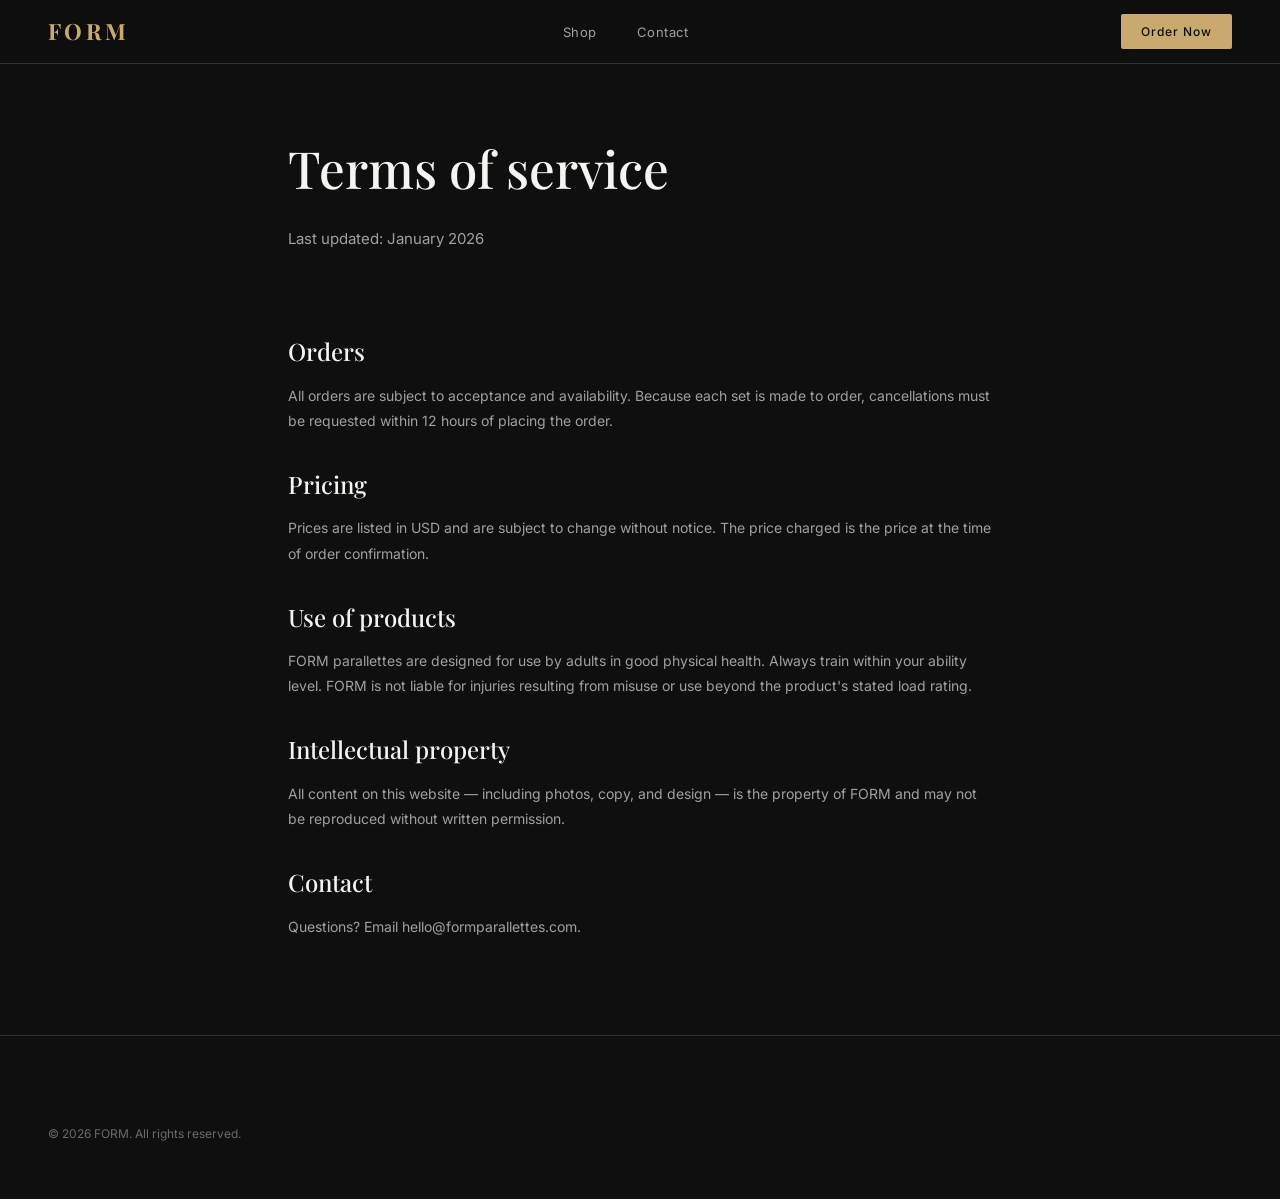
<file: terms.html>
<!DOCTYPE html>
<html lang="en">
<head>
  <meta charset="UTF-8"><meta name="viewport" content="width=device-width, initial-scale=1.0">
  <title>Terms of Service — FORM</title>
  <link rel="stylesheet" href="css/style.css?v=9">
  <link rel="preconnect" href="https://fonts.googleapis.com">
  <link href="https://fonts.googleapis.com/css2?family=Playfair+Display:ital,wght@0,400;0,500;0,700;1,400&family=Inter:wght@300;400;500&display=swap" rel="stylesheet">
</head>
<body>
<nav class="nav"><a href="index.html" class="nav-logo">FORM</a><ul class="nav-links"><li><a href="index.html#shop">Shop</a></li><li><a href="contact.html">Contact</a></li></ul><a href="index.html#shop" class="nav-cta">Order Now</a></nav>
<div class="page-hero"><h1>Terms of service</h1><p>Last updated: January 2026</p></div>
<div class="page-content">
  <h2>Orders</h2>
  <p>All orders are subject to acceptance and availability. Because each set is made to order, cancellations must be requested within 12 hours of placing the order.</p>
  <h2>Pricing</h2>
  <p>Prices are listed in USD and are subject to change without notice. The price charged is the price at the time of order confirmation.</p>
  <h2>Use of products</h2>
  <p>FORM parallettes are designed for use by adults in good physical health. Always train within your ability level. FORM is not liable for injuries resulting from misuse or use beyond the product's stated load rating.</p>
  <h2>Intellectual property</h2>
  <p>All content on this website — including photos, copy, and design — is the property of FORM and may not be reproduced without written permission.</p>
  <h2>Contact</h2>
  <p>Questions? Email hello@formparallettes.com.</p>
</div>
<footer class="footer"><div class="footer-bottom" style="max-width:1200px;margin:0 auto;padding:1.5rem 0"><p style="font-size:12px;color:var(--muted)">© 2026 FORM. All rights reserved.</p></div></footer>
</body>
</html>
</file>
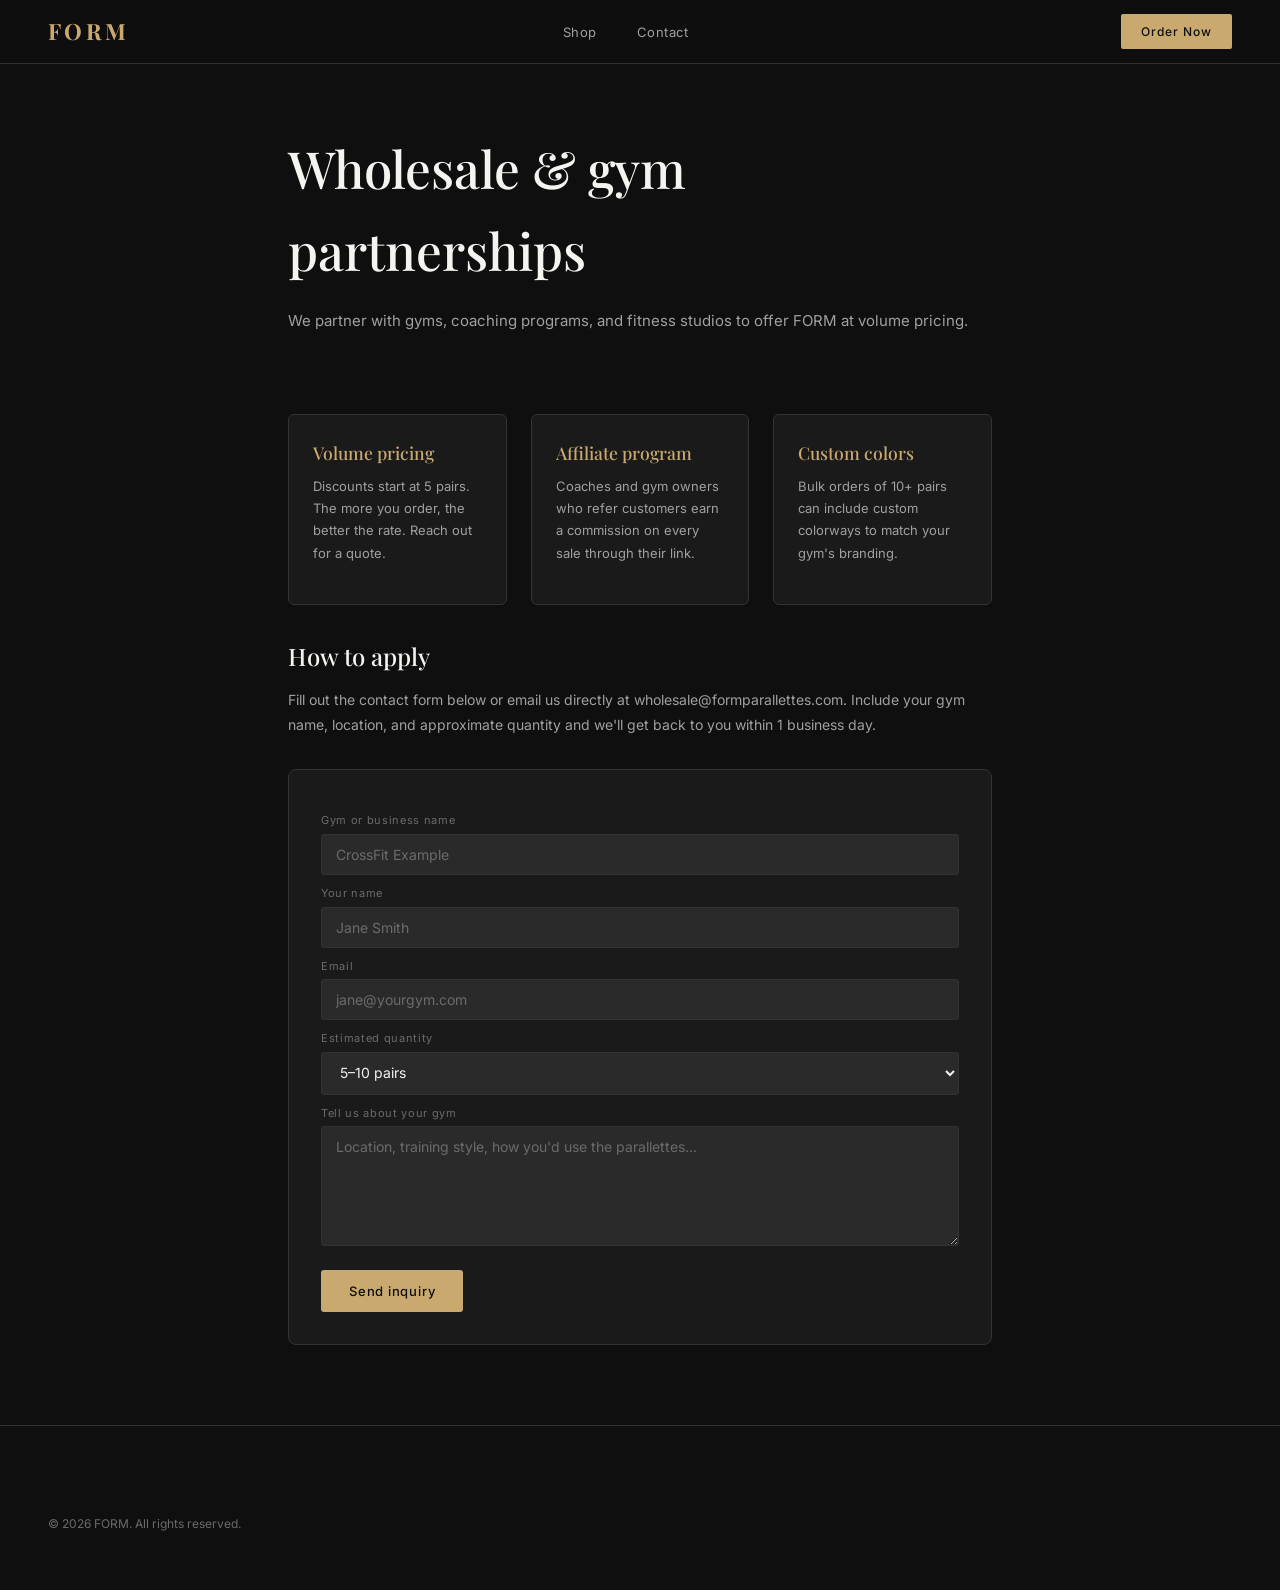
<file: wholesale.html>
<!DOCTYPE html>
<html lang="en">
<head>
  <meta charset="UTF-8"><meta name="viewport" content="width=device-width, initial-scale=1.0">
  <title>Wholesale — FORM</title>
  <link rel="stylesheet" href="css/style.css?v=9">
  <link rel="preconnect" href="https://fonts.googleapis.com">
  <link href="https://fonts.googleapis.com/css2?family=Playfair+Display:ital,wght@0,400;0,500;0,700;1,400&family=Inter:wght@300;400;500&display=swap" rel="stylesheet">
</head>
<body>
<nav class="nav"><a href="index.html" class="nav-logo">FORM</a><ul class="nav-links"><li><a href="index.html#shop">Shop</a></li><li><a href="contact.html">Contact</a></li></ul><a href="index.html#shop" class="nav-cta">Order Now</a></nav>
<div class="page-hero"><h1>Wholesale &amp; gym partnerships</h1><p>We partner with gyms, coaching programs, and fitness studios to offer FORM at volume pricing.</p></div>
<div class="page-content">
  <div class="info-grid">
    <div class="info-card"><h3>Volume pricing</h3><p>Discounts start at 5 pairs. The more you order, the better the rate. Reach out for a quote.</p></div>
    <div class="info-card"><h3>Affiliate program</h3><p>Coaches and gym owners who refer customers earn a commission on every sale through their link.</p></div>
    <div class="info-card"><h3>Custom colors</h3><p>Bulk orders of 10+ pairs can include custom colorways to match your gym's branding.</p></div>
  </div>
  <h2>How to apply</h2>
  <p>Fill out the contact form below or email us directly at wholesale@formparallettes.com. Include your gym name, location, and approximate quantity and we'll get back to you within 1 business day.</p>
  <div class="contact-form">
    <label class="input-label">Gym or business name</label>
    <input type="text" class="form-input" placeholder="CrossFit Example">
    <label class="input-label">Your name</label>
    <input type="text" class="form-input" placeholder="Jane Smith">
    <label class="input-label">Email</label>
    <input type="email" class="form-input" placeholder="jane@yourgym.com">
    <label class="input-label">Estimated quantity</label>
    <select class="form-input"><option>5–10 pairs</option><option>10–25 pairs</option><option>25–50 pairs</option><option>50+ pairs</option></select>
    <label class="input-label">Tell us about your gym</label>
    <textarea class="form-input" placeholder="Location, training style, how you'd use the parallettes..." style="min-height:120px;resize:vertical"></textarea>
    <button class="submit-btn" onclick="this.textContent='Sent!';this.style.background='#4caf7d'">Send inquiry</button>
  </div>
</div>
<footer class="footer"><div class="footer-bottom" style="max-width:1200px;margin:0 auto;padding:1.5rem 0"><p style="font-size:12px;color:var(--muted)">© 2026 FORM. All rights reserved.</p></div></footer>
</body>
</html>
</file>
<file: css/style.css>
*,*::before,*::after{box-sizing:border-box;margin:0;padding:0}
:root{
  --black:#0f0f0f;--dark:#1a1a1a;--mid:#2a2a2a;--border:#333;
  --muted:#6b6b6b;--light:#a0a0a0;--offwhite:#f5f4f0;--white:#fff;
  --gold:#c9a96e;--gold-lt:#dfc08a;--success:#4caf7d;
  --serif:'Playfair Display',Georgia,serif;--sans:'Inter',system-ui,sans-serif;
}
html{scroll-behavior:smooth}
body{background:var(--black);color:var(--offwhite);font-family:var(--sans);font-size:16px;line-height:1.6;-webkit-font-smoothing:antialiased}
img{display:block;max-width:100%}
a{color:inherit;text-decoration:none}
button{cursor:pointer;font-family:var(--sans);border:none;background:none}

/* ── PROMO TOAST (bottom-right) ── */
.promo-toast{position:fixed;bottom:1.5rem;right:1.5rem;z-index:400;transform:translateY(20px);opacity:0;pointer-events:none;transition:opacity .4s,transform .4s}
.promo-toast.show{opacity:1;transform:translateY(0);pointer-events:auto}
.promo-toast-inner{background:var(--dark);border:1px solid var(--gold);border-radius:8px;padding:.9rem 1.1rem;display:flex;align-items:center;gap:1rem;max-width:300px;box-shadow:0 8px 24px rgba(0,0,0,.4)}
.promo-toast-text{display:flex;flex-direction:column;gap:2px}
.promo-toast-text strong{font-size:13px;color:var(--offwhite)}
.promo-toast-text span{font-size:12px;color:var(--light)}
.promo-toast-text em{color:var(--gold);font-style:normal;font-weight:500}
.promo-toast-close{color:var(--muted);font-size:14px;flex-shrink:0;padding:4px;transition:color .15s}
.promo-toast-close:hover{color:var(--offwhite)}

/* ── NAV ── */
.nav{position:fixed;top:0;left:0;right:0;z-index:100;display:flex;align-items:center;justify-content:space-between;padding:0 3rem;height:64px;background:rgba(15,15,15,.94);backdrop-filter:blur(12px);border-bottom:1px solid var(--border)}
.nav-logo{font-family:var(--serif);font-size:1.4rem;font-weight:700;letter-spacing:.15em;color:var(--gold)}
.nav-links{display:flex;gap:2.5rem;list-style:none}
.nav-links a{font-size:13px;color:var(--light);letter-spacing:.04em;transition:color .2s}
.nav-links a:hover{color:var(--offwhite)}
.nav-right{display:flex;align-items:center;gap:1rem}
.nav-cart-btn{position:relative;color:var(--light);padding:6px;transition:color .2s;display:flex;align-items:center}
.nav-cart-btn:hover{color:var(--offwhite)}
.cart-count{position:absolute;top:-4px;right:-4px;background:var(--gold);color:var(--black);font-size:10px;font-weight:600;width:16px;height:16px;border-radius:50%;display:flex;align-items:center;justify-content:center}
.nav-cta{font-size:12px;font-weight:500;letter-spacing:.08em;color:var(--black);background:var(--gold);padding:8px 20px;border-radius:2px;transition:background .2s}
.nav-cta:hover{background:var(--gold-lt)}

/* ── HERO ── */
.hero{min-height:80vh;display:grid;grid-template-columns:1fr 1fr;align-items:center;padding:0 3rem;padding-top:64px;gap:4rem;max-width:1400px;margin:0 auto}
.hero-eyebrow{font-size:11px;font-weight:500;letter-spacing:.18em;color:var(--gold);text-transform:uppercase;margin-bottom:1.2rem}
.hero-headline{font-family:var(--serif);font-size:clamp(3rem,5.5vw,5.2rem);font-weight:500;line-height:1.08;letter-spacing:-.01em;margin-bottom:1.5rem}
.hero-headline em{font-style:italic;color:var(--gold)}
.hero-sub{font-size:15px;font-weight:300;color:var(--light);line-height:1.75;max-width:38ch;margin-bottom:2.5rem}
.hero-image{display:flex;align-items:center;justify-content:center}
.hero-product{width:100%;max-height:520px;object-fit:contain}
.btn-primary{display:inline-block;font-size:13px;font-weight:500;letter-spacing:.08em;color:var(--black);background:var(--gold);padding:14px 32px;border-radius:2px;transition:background .2s,transform .15s}
.btn-primary:hover{background:var(--gold-lt);transform:translateY(-1px)}

/* ── STATS BAR ── */
.stats-bar{display:flex;align-items:center;justify-content:center;background:var(--dark);border-top:1px solid var(--border);border-bottom:1px solid var(--border);padding:1.75rem 3rem}
.stat{display:flex;flex-direction:column;align-items:center;gap:6px;padding:0 4rem}
.stat-num{font-family:var(--serif);font-size:2.6rem;font-weight:700;line-height:1}
.stat-unit{font-size:1.1rem;font-weight:400;color:var(--gold);margin-left:3px}
.stat-label{font-size:11px;color:var(--muted);letter-spacing:.06em;text-transform:uppercase}
.stat-divider{width:1px;height:48px;background:var(--border)}

/* ── LIFESTYLE STRIP ── */
.lifestyle-strip{position:relative;width:100%;max-width:600px;margin:0 auto 0}
.lifestyle-strip img{width:100% !important;height:auto !important;max-height:none !important;object-fit:unset !important;display:block}
.lifestyle-strip-overlay{position:absolute;inset:0;background:linear-gradient(to right,rgba(0,0,0,.55) 0%,rgba(0,0,0,.08) 65%);display:flex;align-items:flex-end;padding:2rem 3rem}
.lifestyle-strip-text{font-family:var(--serif);font-size:clamp(1.2rem,2vw,1.8rem);color:var(--white);font-weight:500;line-height:1.2}
.lifestyle-strip-text em{font-style:italic;color:var(--gold)}

/* ── FEATURES ── */
.features{padding:4rem 3rem;max-width:1200px;margin:0 auto}
.features-header{margin-bottom:2.5rem}
.features-header h2{font-family:var(--serif);font-size:clamp(1.8rem,3vw,2.8rem);font-weight:500}
.features-grid{display:grid;grid-template-columns:repeat(4,1fr);gap:2rem}
.feature-item{border-top:1px solid var(--border);padding-top:1.25rem}
.feature-icon{color:var(--gold);margin-bottom:.75rem}
.feature-item h3{font-family:var(--serif);font-size:1.05rem;font-weight:500;margin-bottom:.35rem}
.feature-item p{font-size:13px;color:var(--light);line-height:1.65}

/* ── DISASSEMBLY SECTION ── */
.disassembly{background:var(--dark);border-top:1px solid var(--border);border-bottom:1px solid var(--border);padding:4rem 3rem}
.disassembly-inner{display:grid;grid-template-columns:1fr 1.4fr;gap:4rem;max-width:1200px;margin:0 auto;align-items:center}
.disassembly-eyebrow{font-size:11px;font-weight:500;letter-spacing:.18em;color:var(--gold);text-transform:uppercase;margin-bottom:1rem}
.disassembly-text h2{font-family:var(--serif);font-size:clamp(1.8rem,3vw,2.8rem);font-weight:500;line-height:1.1;margin-bottom:1.25rem}
.disassembly-text h2 em{font-style:italic;color:var(--gold)}
.disassembly-text p{font-size:14px;color:var(--light);line-height:1.75;margin-bottom:.75rem}
.disassembly-detail{font-size:13px;color:var(--muted) !important}
.disassembly-media{display:grid;grid-template-columns:1fr 1fr;gap:12px}
.media-slot{border-radius:6px;overflow:hidden;border:1px solid var(--border);background:var(--mid)}
.video-slot{grid-column:1/-1}
.media-placeholder{display:flex;flex-direction:column;align-items:center;justify-content:center;gap:1rem;padding:3rem 2rem;color:var(--muted);text-align:center}
.media-placeholder span{font-size:12px;letter-spacing:.04em}
.video-slot .media-placeholder{padding:4rem 2rem}

/* ── SHOP ── */
.shop{padding:4rem 3rem;max-width:1200px;margin:0 auto}
.shop-header{text-align:center;margin-bottom:2.5rem}
.shop-header h2{font-family:var(--serif);font-size:clamp(1.8rem,3vw,2.8rem);font-weight:500;margin-bottom:.4rem}
.shop-header p{font-size:14px;color:var(--muted)}
.configurator{display:grid;grid-template-columns:1fr 1fr;gap:4rem;align-items:start}
.configurator-preview{position:sticky;top:90px;display:flex;flex-direction:column;align-items:center;background:var(--dark);border-radius:6px;padding:2.5rem 2rem;border:1px solid var(--border)}
.config-img{width:100%;max-width:340px;object-fit:contain;transition:opacity .25s}
.config-badge{margin-top:1.25rem;font-size:12px;color:var(--muted);letter-spacing:.06em}
.option-group{margin-bottom:1.75rem}
.option-label{display:block;font-size:11px;font-weight:500;letter-spacing:.1em;text-transform:uppercase;color:var(--muted);margin-bottom:.7rem}
.size-options{display:grid;grid-template-columns:1fr 1fr;gap:10px}
.size-btn{display:flex;flex-direction:column;align-items:flex-start;padding:14px 16px;border:1px solid var(--border);border-radius:4px;background:var(--dark);color:var(--offwhite);transition:border-color .2s,background .2s;text-align:left}
.size-btn.active{border-color:var(--gold);background:rgba(201,169,110,.08)}
.size-btn:hover:not(.active){border-color:var(--muted)}
.size-name{font-size:14px;font-weight:500}
.size-dim{font-size:12px;color:var(--muted);margin-top:2px}
.size-price{font-size:13px;color:var(--gold);margin-top:8px}
.color-options{display:flex;gap:10px;margin-bottom:8px}
.color-btn{width:34px;height:34px;border-radius:50%;background:var(--c);border:3px solid transparent;outline:2px solid transparent;outline-offset:2px;transition:outline-color .2s,transform .15s}
.color-btn.active{outline-color:var(--gold);transform:scale(1.1)}
.color-btn:hover:not(.active){transform:scale(1.06)}
.color-name-display{font-size:13px;color:var(--light)}
.qty-control{display:flex;align-items:center;gap:12px}
.qty-btn{width:34px;height:34px;border:1px solid var(--border);border-radius:3px;background:var(--dark);color:var(--offwhite);font-size:18px;display:flex;align-items:center;justify-content:center;transition:border-color .15s}
.qty-btn:hover{border-color:var(--gold)}
.qty-display{font-family:var(--serif);font-size:1.3rem;font-weight:500;min-width:24px;text-align:center}
.qty-note{font-size:12px;color:var(--muted)}
.price-line{display:flex;justify-content:space-between;align-items:center;padding:1rem 0;border-top:1px solid var(--border);margin-bottom:1rem}
.price-line-label{font-size:13px;color:var(--muted)}
.price-line-val{font-size:1.4rem;font-family:var(--serif);font-weight:500;color:var(--offwhite)}
.cart-actions{display:grid;grid-template-columns:1fr 1fr;gap:10px;margin-bottom:12px}
.btn-cart{display:flex;align-items:center;justify-content:center;gap:8px;padding:14px;border:1px solid var(--gold);border-radius:3px;color:var(--gold);font-size:13px;font-weight:500;letter-spacing:.06em;background:transparent;transition:background .2s}
.btn-cart:hover{background:rgba(201,169,110,.1)}
.btn-checkout{display:flex;align-items:center;justify-content:center;gap:8px;width:100%;padding:14px;background:var(--gold);color:var(--black);font-size:13px;font-weight:500;letter-spacing:.08em;border-radius:3px;transition:background .2s,transform .15s;text-align:center}
.btn-checkout:hover{background:var(--gold-lt);transform:translateY(-1px)}
.shop-note{font-size:11px;color:var(--muted);text-align:center;letter-spacing:.04em}

/* Cart toast */
.cart-toast{position:fixed;bottom:2rem;left:50%;transform:translateX(-50%) translateY(20px);background:var(--dark);border:1px solid var(--gold);color:var(--offwhite);font-size:13px;padding:10px 20px;border-radius:40px;display:flex;align-items:center;gap:8px;opacity:0;transition:opacity .3s,transform .3s;pointer-events:none;z-index:300}
.cart-toast svg{color:var(--gold)}
.cart-toast.show{opacity:1;transform:translateX(-50%) translateY(0)}

/* ── SPECS ── */
.specs{background:var(--dark);border-top:1px solid var(--border);border-bottom:1px solid var(--border);padding:4rem 3rem}
.specs-inner{max-width:1100px;margin:0 auto}
.specs-title{font-family:var(--serif);font-size:clamp(1.8rem,3vw,2.6rem);font-weight:500;margin-bottom:.5rem}
.specs-sub{font-size:14px;color:var(--light);margin-bottom:2rem}
.specs-columns{display:grid;grid-template-columns:1fr 1fr;gap:0 4rem}
.specs-col{border-top:1px solid var(--border)}
.spec-row{display:flex;justify-content:space-between;align-items:center;padding:12px 0;border-bottom:1px solid var(--border);font-size:14px;gap:1rem}
.spec-key{color:var(--muted)}
.spec-val{color:var(--offwhite);text-align:right}

/* ── TESTIMONIALS ── */
.testimonials{border-top:1px solid var(--border);padding:4rem 3rem;text-align:center}
.testimonials h2{font-family:var(--serif);font-size:clamp(1.6rem,2.5vw,2.4rem);font-weight:500;margin-bottom:2rem}
.testimonial-grid{display:grid;grid-template-columns:repeat(3,1fr);gap:2rem;max-width:1100px;margin:0 auto}
.testimonial{border-top:1px solid var(--border);padding-top:1.5rem;text-align:left}
.testimonial p{font-family:var(--serif);font-size:15px;font-style:italic;line-height:1.8;margin-bottom:1rem}
.testimonial-author{font-size:12px;color:var(--muted);letter-spacing:.04em}

/* ── FOOTER ── */
.footer{border-top:1px solid var(--border);padding:4rem 3rem 2rem}
.footer-inner{display:flex;justify-content:space-between;max-width:1200px;margin:0 auto;padding-bottom:3rem;border-bottom:1px solid var(--border);gap:3rem}
.footer-logo{font-family:var(--serif);font-size:1.3rem;font-weight:700;letter-spacing:.15em;color:var(--gold);display:block;margin-bottom:.75rem}
.footer-brand p{font-size:13px;color:var(--muted);max-width:28ch}
.footer-links{display:flex;gap:4rem}
.footer-col{display:flex;flex-direction:column;gap:10px}
.footer-col h4{font-size:11px;font-weight:500;letter-spacing:.1em;text-transform:uppercase;color:var(--muted);margin-bottom:4px}
.footer-col a{font-size:13px;color:var(--light);transition:color .2s}
.footer-col a:hover{color:var(--offwhite)}
.footer-bottom{max-width:1200px;margin:0 auto;padding-top:1.5rem}
.footer-bottom p{font-size:12px;color:var(--muted)}

/* ── MODAL BASE ── */
.modal-overlay{position:fixed;inset:0;background:rgba(0,0,0,.75);z-index:200;display:none;align-items:center;justify-content:center;padding:1rem}
.modal-overlay.open{display:flex}
.modal{background:var(--dark);border:1px solid var(--border);border-radius:8px;padding:2rem;width:100%;max-width:500px;max-height:92vh;overflow-y:auto;position:relative}
.modal-close{position:absolute;top:1.1rem;right:1.25rem;color:var(--muted);font-size:16px;transition:color .15s}
.modal-close:hover{color:var(--offwhite)}
.modal-back{font-size:13px;color:var(--muted);margin-bottom:1rem;display:inline-block;transition:color .15s}
.modal-back:hover{color:var(--offwhite)}
.modal-title{font-family:var(--serif);font-size:1.45rem;font-weight:500;margin-bottom:1.25rem}

/* Step indicator */
.steps-indicator{display:flex;align-items:center;margin-bottom:.4rem}
.step-dot{width:28px;height:28px;border-radius:50%;border:1px solid var(--border);background:var(--mid);color:var(--muted);font-size:12px;display:flex;align-items:center;justify-content:center;transition:all .3s;flex-shrink:0}
.step-dot.active{background:var(--gold);color:var(--black);border-color:var(--gold)}
.step-dot.done{background:transparent;border-color:var(--gold);color:var(--gold)}
.step-line{flex:1;height:1px;background:var(--border);margin:0 8px}
.steps-labels{display:flex;justify-content:space-between;margin-bottom:1.5rem;padding:0 4px}
.slabel{font-size:11px;color:var(--muted);letter-spacing:.04em}
.slabel.active{color:var(--gold)}

/* Cart step */
.cart-item{display:flex;gap:1rem;align-items:center;background:var(--mid);border-radius:4px;padding:1rem;margin-bottom:1rem}
.cart-item-img{width:72px;height:72px;object-fit:contain;border-radius:3px;background:var(--dark);padding:4px}
.cart-item-info{flex:1}
.cart-item-name{font-size:14px;font-weight:500;color:var(--offwhite);margin-bottom:3px}
.cart-item-qty{font-size:12px;color:var(--muted);margin-bottom:6px}
.cart-item-price{font-size:14px;color:var(--gold)}
.promo-row{display:flex;gap:8px}
.promo-input{flex:1;margin-bottom:0 !important}
.promo-btn{padding:11px 16px;background:var(--mid);border:1px solid var(--border);border-radius:3px;color:var(--offwhite);font-size:13px;font-weight:500;transition:border-color .15s;white-space:nowrap}
.promo-btn:hover{border-color:var(--gold)}
.promo-msg{font-size:12px;margin-top:6px;min-height:16px}
.promo-msg.ok{color:var(--success)}
.promo-msg.err{color:#e07070}
.cart-summary{border-top:1px solid var(--border);padding-top:.75rem}
.price-row{display:flex;justify-content:space-between;font-size:14px;color:var(--light);padding:5px 0}
.price-total{font-size:16px;font-weight:500;color:var(--offwhite);border-top:1px solid var(--border);margin-top:8px;padding-top:12px}
.muted-row span{color:var(--muted) !important;font-size:13px}
.full-btn{margin-top:.25rem}

/* Shipping step */
.form-section{margin-bottom:.5rem}
.input-label{display:block;font-size:11px;color:var(--muted);letter-spacing:.06em;margin-bottom:4px;margin-top:10px}
.form-input{display:block;width:100%;padding:11px 14px;background:var(--mid);border:1px solid var(--border);border-radius:3px;color:var(--offwhite);font-family:var(--sans);font-size:14px;margin-bottom:8px;transition:border-color .15s}
.form-input:focus{outline:none;border-color:var(--gold)}
.form-input::placeholder{color:var(--muted)}
.form-row{display:flex;gap:8px}
.form-row .form-input{flex:1}
.input-wrap{display:flex;flex-direction:column;flex:1}
.shipping-options{display:flex;flex-direction:column;gap:8px;margin-bottom:.5rem}
.shipping-option{display:flex;align-items:center;gap:12px;padding:12px 14px;border:1px solid var(--border);border-radius:4px;cursor:pointer;transition:border-color .2s}
.shipping-option.active-option{border-color:var(--gold);background:rgba(201,169,110,.06)}
.ship-radio{width:16px;height:16px;border-radius:50%;border:1.5px solid var(--muted);flex-shrink:0;transition:border-color .2s,background .2s}
.active-radio,.shipping-option.active-option .ship-radio{border-color:var(--gold) !important;background:var(--gold)}
.ship-info{display:flex;flex-direction:column;flex:1}
.ship-label{font-size:14px;color:var(--offwhite);font-weight:500}
.ship-detail{font-size:12px;color:var(--muted)}
.ship-price{font-size:14px;color:var(--offwhite);font-weight:500}

/* Payment step */
.secure-row{display:flex;align-items:center;gap:8px;font-size:12px;color:var(--muted);margin-bottom:1.25rem;flex-wrap:wrap}
.card-icons{display:flex;gap:5px;margin-left:auto}
.card-icon{font-size:9px;font-weight:700;letter-spacing:.05em;padding:3px 6px;border:1px solid var(--border);border-radius:3px;color:var(--muted)}
.pay-section-label{font-size:11px;color:var(--muted);letter-spacing:.08em;text-transform:uppercase;margin-bottom:.5rem;margin-top:1.25rem}
.card-field-group{border:1px solid var(--border);border-radius:4px;overflow:hidden}
.card-num-input{border:none;border-bottom:1px solid var(--border);border-radius:0;margin-bottom:0}
.card-num-input:focus{border-color:var(--gold)}
.card-row-two{display:grid;grid-template-columns:1fr 1fr}
.card-row-two .form-input{border:none;border-radius:0;margin-bottom:0}
.card-row-two .form-input:first-child{border-right:1px solid var(--border)}
.card-row-two .form-input:focus{border-color:var(--gold)}
.billing-same{display:flex;align-items:center;gap:8px;margin-bottom:.75rem;font-size:14px;color:var(--light);cursor:pointer}
.billing-same input{accent-color:var(--gold)}
.order-summary-box{background:var(--mid);border-radius:4px;padding:1rem;margin-top:1.25rem}
.order-summary-title{font-size:11px;color:var(--muted);letter-spacing:.06em;text-transform:uppercase;margin-bottom:.75rem}
.btn-pay{display:flex;align-items:center;justify-content:center;gap:8px;width:100%;padding:15px;background:var(--gold);color:var(--black);font-size:14px;font-weight:600;letter-spacing:.06em;border-radius:4px;transition:background .2s,transform .15s;margin-top:1.25rem}
.btn-pay:hover{background:var(--gold-lt);transform:translateY(-1px)}
.modal-note{text-align:center;font-size:11px;color:var(--muted);margin-top:10px}

/* Success */
.success-modal{text-align:center}
.success-icon{width:56px;height:56px;border-radius:50%;background:rgba(201,169,110,.15);border:1px solid var(--gold);color:var(--gold);font-size:22px;display:flex;align-items:center;justify-content:center;margin:0 auto 1.5rem}
.success-modal h3{font-family:var(--serif);font-size:1.6rem;font-weight:500;margin-bottom:.75rem}
.success-modal p{font-size:14px;color:var(--light);line-height:1.7}

/* ── INNER PAGES ── */
.page-hero{padding:8rem 3rem 3rem;max-width:800px;margin:0 auto}
.page-hero h1{font-family:var(--serif);font-size:clamp(2rem,4vw,3.2rem);font-weight:500;margin-bottom:1rem}
.page-hero p{font-size:15px;color:var(--light);line-height:1.75}
.page-content{padding:0 3rem 5rem;max-width:800px;margin:0 auto}
.page-content h2{font-family:var(--serif);font-size:1.5rem;font-weight:500;margin:2rem 0 .75rem}
.page-content p{font-size:14px;color:var(--light);line-height:1.8;margin-bottom:1rem}
.page-content ul{font-size:14px;color:var(--light);line-height:1.8;margin-bottom:1rem;padding-left:1.5rem}
.page-content li{margin-bottom:.4rem}
.info-grid{display:grid;grid-template-columns:repeat(3,1fr);gap:1.5rem;margin:2rem 0}
.info-card{background:var(--dark);border:1px solid var(--border);border-radius:6px;padding:1.5rem}
.info-card h3{font-family:var(--serif);font-size:1.1rem;font-weight:500;margin-bottom:.5rem;color:var(--gold)}
.info-card p{font-size:13px;color:var(--light);line-height:1.7}
.contact-form{background:var(--dark);border:1px solid var(--border);border-radius:8px;padding:2rem;margin-top:2rem}
.contact-form textarea{resize:vertical;min-height:120px}
.submit-btn{margin-top:1rem;padding:13px 28px;background:var(--gold);color:var(--black);font-size:13px;font-weight:500;border-radius:3px;letter-spacing:.06em;transition:background .2s}
.submit-btn:hover{background:var(--gold-lt)}

/* ── RESPONSIVE ── */
@media(max-width:960px){
  .nav{padding:0 1.5rem}
  .nav-links{display:none}
  .hero{grid-template-columns:1fr;padding:5rem 1.5rem 2.5rem;min-height:auto;gap:2rem}
  .hero-image{order:-1}
  .hero-product{max-height:260px}
  .stats-bar{flex-wrap:wrap;gap:1.5rem;padding:1.75rem 1.5rem}
  .stat{padding:0 1.5rem}
  .stat-divider{display:none}
  .lifestyle-strip{max-width:100%}
  .lifestyle-strip-overlay{padding:1.5rem 2rem}
  .features{padding:3rem 1.5rem}
  .features-grid{grid-template-columns:1fr 1fr}
  .disassembly{padding:3rem 1.5rem}
  .disassembly-inner{grid-template-columns:1fr;gap:2.5rem}
  .shop{padding:3rem 1.5rem}
  .configurator{grid-template-columns:1fr;gap:2rem}
  .configurator-preview{position:static}
  .specs{padding:3rem 1.5rem}
  .specs-columns{grid-template-columns:1fr}
  .testimonials{padding:3rem 1.5rem}
  .testimonial-grid{grid-template-columns:1fr;max-width:480px}
  .footer{padding:3rem 1.5rem 1.5rem}
  .footer-inner{flex-direction:column}
  .footer-links{gap:2rem;flex-wrap:wrap}
  .page-hero,.page-content{padding-left:1.5rem;padding-right:1.5rem}
  .info-grid{grid-template-columns:1fr}
}
@media(max-width:600px){
  .features-grid{grid-template-columns:1fr}
  .cart-actions{grid-template-columns:1fr}
  .disassembly-media{grid-template-columns:1fr}
  .video-slot{grid-column:auto}
}
@media(prefers-reduced-motion:reduce){*{transition:none !important}}
</file>
